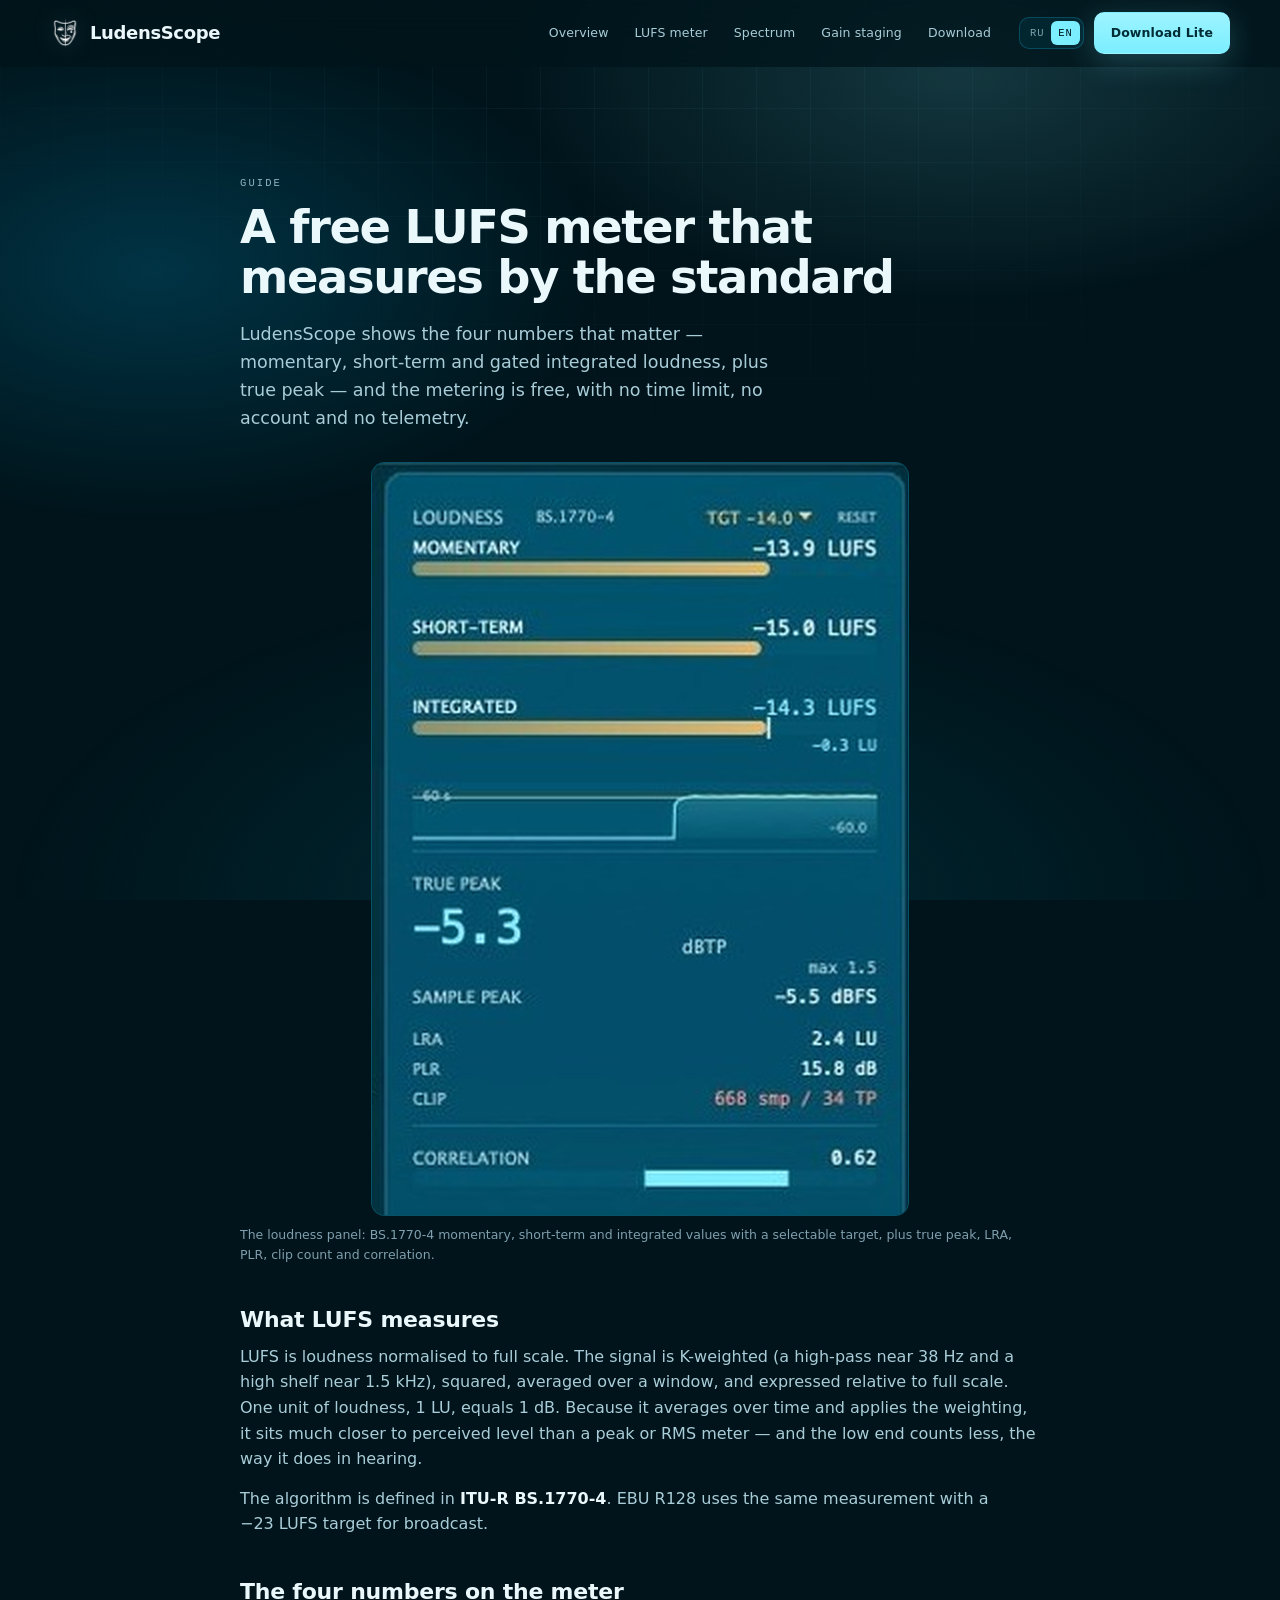
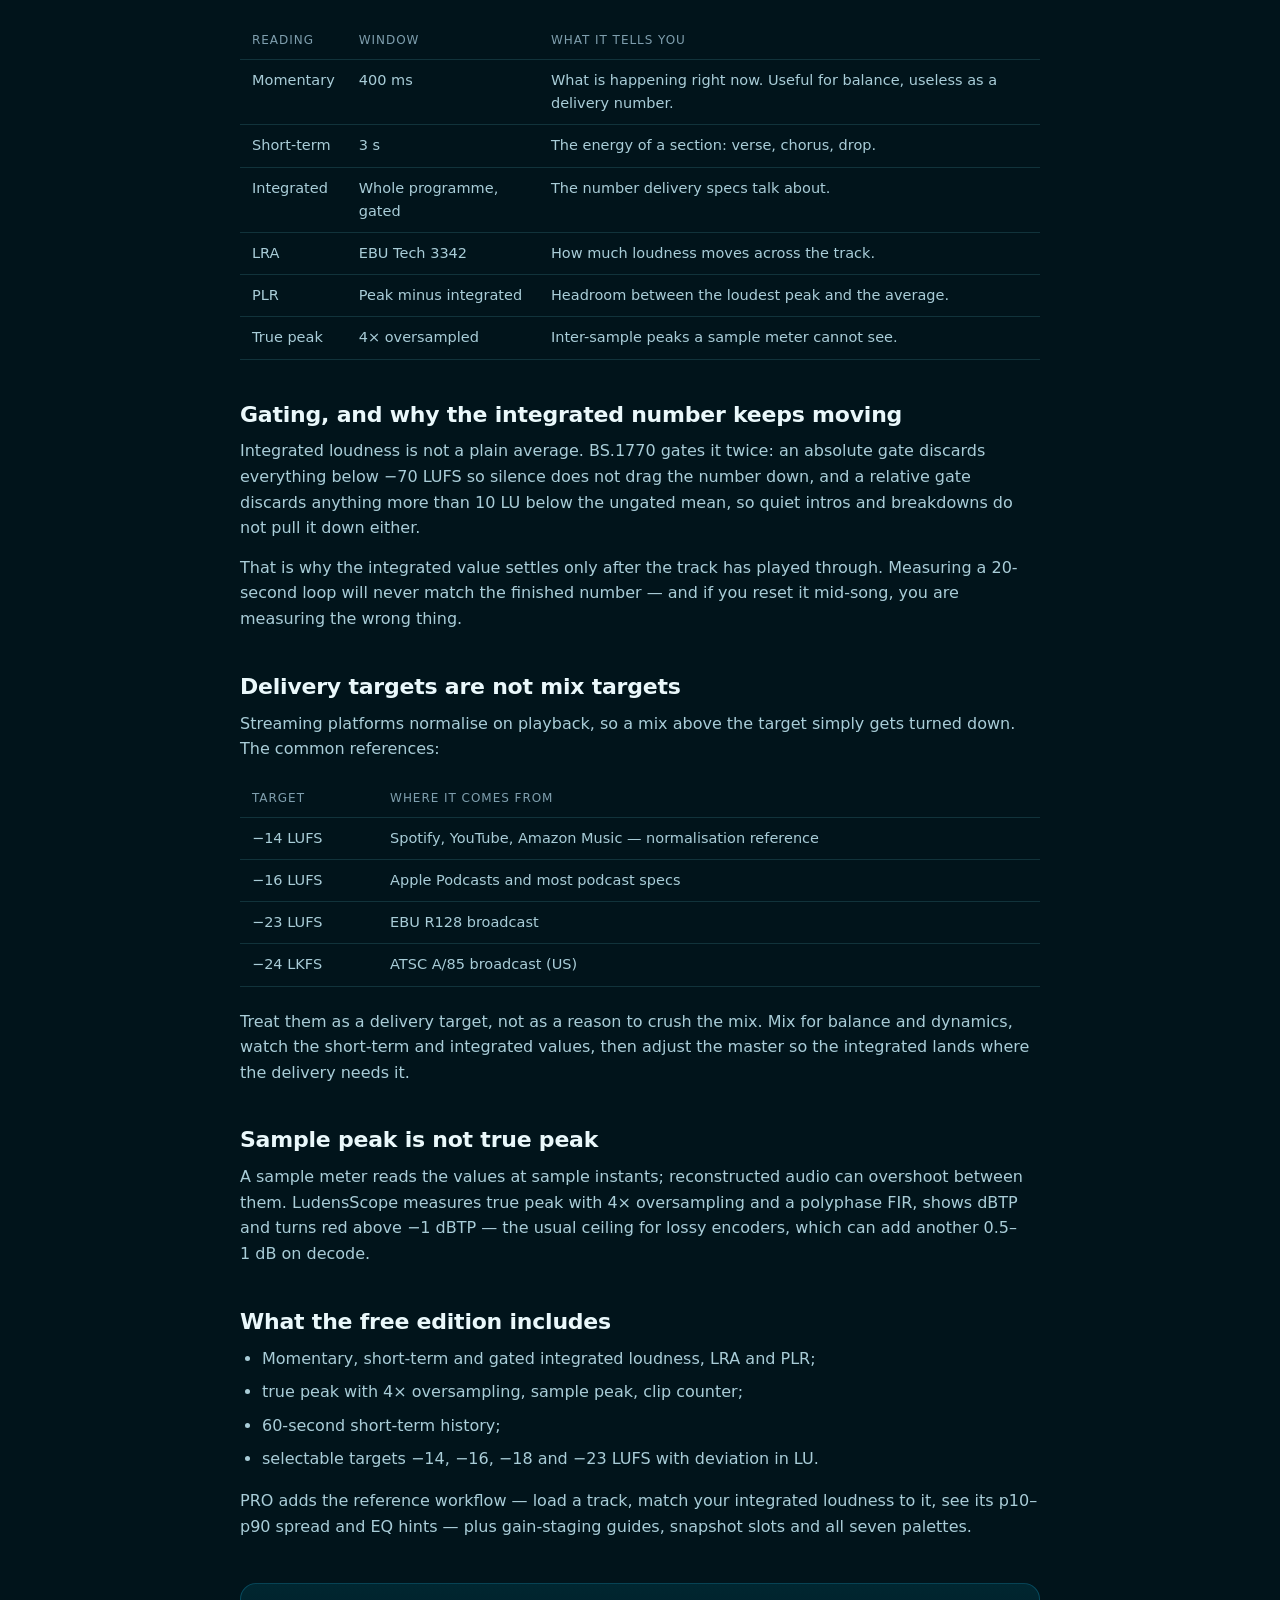
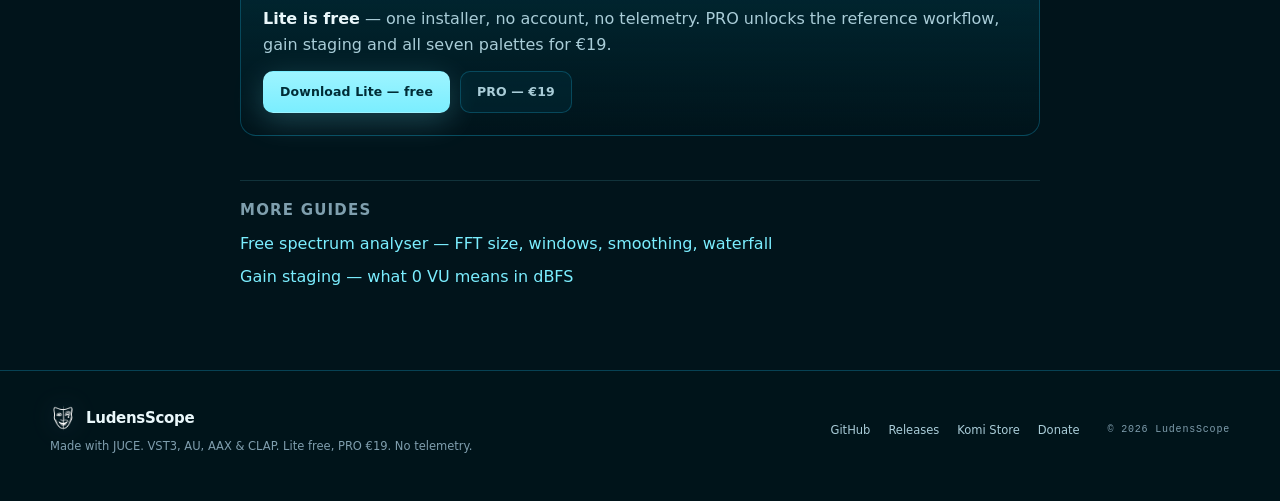
<file: site/free-lufs-meter/index.html>
<!DOCTYPE html>
<html lang="en"><head>
  <meta charset="utf-8">
  <meta name="viewport" content="width=device-width, initial-scale=1">
  <title>Free LUFS meter for VST3, AU and CLAP — ITU-R BS.1770-4 | LudensScope</title>
  <meta name="description" content="A free LUFS meter that follows ITU-R BS.1770-4: momentary, short-term and integrated loudness, LRA, PLR and true peak. VST3, AU, CLAP, standalone.">
  <meta property="og:title" content="A free LUFS meter that measures by the standard">
  <meta property="og:description" content="A free LUFS meter that follows ITU-R BS.1770-4: momentary, short-term and integrated loudness, LRA, PLR and true peak. VST3, AU, CLAP and standalone for macOS, Windows and Linux.">
  <meta property="og:type" content="article">
  <meta property="og:image" content="https://ludensscope.com/assets/ui-preview.jpg">
  <meta property="og:url" content="https://ludensscope.com/free-lufs-meter/">
  <meta property="og:site_name" content="LudensScope">
  <meta property="og:locale" content="en_US">
  <meta name="twitter:card" content="summary_large_image">
  <meta name="theme-color" content="#01141b">
  <link rel="canonical" href="https://ludensscope.com/free-lufs-meter/">
  <link rel="icon" type="image/png" href="../assets/logo.png">
  <link rel="stylesheet" href="../styles.css">
  <script type="application/ld+json">{"@context":"https://schema.org","@type":"SoftwareApplication","name":"LudensScope","applicationCategory":"MultimediaApplication","operatingSystem":"macOS, Windows, Linux","url":"https://ludensscope.com/","description":"A free LUFS meter that follows ITU-R BS.1770-4: momentary, short-term and integrated loudness, LRA, PLR and true peak. VST3, AU, CLAP and standalone for macOS, Windows and Linux.","offers":[{"@type":"Offer","price":"0","priceCurrency":"EUR"},{"@type":"Offer","price":"19","priceCurrency":"EUR"}]}</script>
</head>
<body>
<a class="skip" href="#main">Skip to content</a>

<header class="site-header" id="header">
  <div class="wrap header-inner">
    <a class="brand" href="../" aria-label="LudensScope">
      <img src="../assets/logo.png" alt="" width="30" height="30">
      <span>LudensScope</span>
    </a>

    <nav class="nav" id="nav" aria-label="Main">
      <a href="../">Overview</a>
      <a href="../free-lufs-meter/" aria-current="page">LUFS meter</a>
      <a href="../free-spectrum-analyzer/">Spectrum</a>
      <a href="../gain-staging/">Gain staging</a>
      <a href="../#download">Download</a>
    </nav>

    <div class="header-actions">
      <div class="lang" role="group" aria-label="Language"><a href="../ru/">RU</a><a class="active" href="./" aria-current="page">EN</a></div>
      <a class="btn btn-primary header-cta" href="../#download">Download Lite</a>
      <button class="menu" id="menu-toggle" type="button" aria-label="Menu" aria-expanded="false" aria-controls="nav">
        <span></span><span></span><span></span>
      </button>
    </div>
  </div>
</header>

<main class="guide" id="main">
  <div class="wrap">
      <p class="eyebrow">GUIDE</p>
      <h1>A free LUFS meter that measures by the standard</h1>
      <p class="lead">LudensScope shows the four numbers that matter — momentary, short-term and gated integrated loudness, plus true peak — and the metering is free, with no time limit, no account and no telemetry.</p>
      <figure>
        <img src="../assets/loudness.png" width="536" height="752" alt="LudensScope loudness panel showing momentary, short-term and integrated LUFS with true peak and LRA">
        <figcaption>The loudness panel: BS.1770-4 momentary, short-term and integrated values with a selectable target, plus true peak, LRA, PLR, clip count and correlation.</figcaption>
      </figure>

      <h2>What LUFS measures</h2>
      <p>LUFS is loudness normalised to full scale. The signal is K-weighted (a high-pass near 38&nbsp;Hz and a high shelf near 1.5&nbsp;kHz), squared, averaged over a window, and expressed relative to full scale. One unit of loudness, 1&nbsp;LU, equals 1&nbsp;dB. Because it averages over time and applies the weighting, it sits much closer to perceived level than a peak or RMS meter — and the low end counts less, the way it does in hearing.</p>
      <p>The algorithm is defined in <strong>ITU-R BS.1770-4</strong>. EBU R128 uses the same measurement with a −23&nbsp;LUFS target for broadcast.</p>

      <h2>The four numbers on the meter</h2>
      <table>
        <thead><tr><th>Reading</th><th>Window</th><th>What it tells you</th></tr></thead>
        <tbody>
          <tr><td>Momentary</td><td>400&nbsp;ms</td><td>What is happening right now. Useful for balance, useless as a delivery number.</td></tr>
          <tr><td>Short-term</td><td>3&nbsp;s</td><td>The energy of a section: verse, chorus, drop.</td></tr>
          <tr><td>Integrated</td><td>Whole programme, gated</td><td>The number delivery specs talk about.</td></tr>
          <tr><td>LRA</td><td>EBU Tech 3342</td><td>How much loudness moves across the track.</td></tr>
          <tr><td>PLR</td><td>Peak minus integrated</td><td>Headroom between the loudest peak and the average.</td></tr>
          <tr><td>True peak</td><td>4× oversampled</td><td>Inter-sample peaks a sample meter cannot see.</td></tr>
        </tbody>
      </table>

      <h2>Gating, and why the integrated number keeps moving</h2>
      <p>Integrated loudness is not a plain average. BS.1770 gates it twice: an absolute gate discards everything below −70&nbsp;LUFS so silence does not drag the number down, and a relative gate discards anything more than 10&nbsp;LU below the ungated mean, so quiet intros and breakdowns do not pull it down either.</p>
      <p>That is why the integrated value settles only after the track has played through. Measuring a 20-second loop will never match the finished number — and if you reset it mid-song, you are measuring the wrong thing.</p>

      <h2>Delivery targets are not mix targets</h2>
      <p>Streaming platforms normalise on playback, so a mix above the target simply gets turned down. The common references:</p>
      <table>
        <thead><tr><th>Target</th><th>Where it comes from</th></tr></thead>
        <tbody>
          <tr><td>−14&nbsp;LUFS</td><td>Spotify, YouTube, Amazon Music — normalisation reference</td></tr>
          <tr><td>−16&nbsp;LUFS</td><td>Apple Podcasts and most podcast specs</td></tr>
          <tr><td>−23&nbsp;LUFS</td><td>EBU R128 broadcast</td></tr>
          <tr><td>−24&nbsp;LKFS</td><td>ATSC A/85 broadcast (US)</td></tr>
        </tbody>
      </table>
      <p>Treat them as a delivery target, not as a reason to crush the mix. Mix for balance and dynamics, watch the short-term and integrated values, then adjust the master so the integrated lands where the delivery needs it.</p>

      <h2>Sample peak is not true peak</h2>
      <p>A sample meter reads the values at sample instants; reconstructed audio can overshoot between them. LudensScope measures true peak with 4× oversampling and a polyphase FIR, shows dBTP and turns red above −1&nbsp;dBTP — the usual ceiling for lossy encoders, which can add another 0.5–1&nbsp;dB on decode.</p>

      <h2>What the free edition includes</h2>
      <ul>
        <li>Momentary, short-term and gated integrated loudness, LRA and PLR;</li>
        <li>true peak with 4× oversampling, sample peak, clip counter;</li>
        <li>60-second short-term history;</li>
        <li>selectable targets −14, −16, −18 and −23&nbsp;LUFS with deviation in LU.</li>
      </ul>
      <p>PRO adds the reference workflow — load a track, match your integrated loudness to it, see its p10–p90 spread and EQ hints — plus gain-staging guides, snapshot slots and all seven palettes.</p>
      <div class="guide-cta">
        <p><strong>Lite is free</strong> — one installer, no account, no telemetry. PRO unlocks the reference workflow, gain staging and all seven palettes for €19.</p>
        <div class="row">
          <a class="btn btn-primary" href="../#download">Download Lite — free</a>
          <a class="btn btn-ghost" href="../#pro">PRO — €19</a>
        </div>
      </div>
      <div class="guide-more">
        <h2>More guides</h2>
        <ul>
          <li><a href="../free-spectrum-analyzer/">Free spectrum analyser — FFT size, windows, smoothing, waterfall</a></li>
          <li><a href="../gain-staging/">Gain staging — what 0 VU means in dBFS</a></li>
        </ul>
      </div>
  </div>
</main>

<footer class="footer">
  <div class="wrap footer-inner">
    <div class="footer-brand">
      <a class="brand" href="../"><img src="../assets/logo.png" alt="" width="26" height="26"><span>LudensScope</span></a>
      <p>Made with JUCE. VST3, AU, AAX &amp; CLAP. Lite free, PRO €19. No telemetry.</p>
    </div>
    <nav class="footer-nav" aria-label="Links">
      <a href="https://github.com/ltillegal/ludensscope" target="_blank" rel="noopener">GitHub</a>
      <a href="https://github.com/ltillegal/ludensscope/releases" target="_blank" rel="noopener">Releases</a>
      <a href="https://komistore.app/" target="_blank" rel="noopener">Komi Store</a>
      <a href="https://www.paypal.com/donate/?business=0eskimo0%40gmail.com&amp;item_name=Support&amp;currency_code=USD" target="_blank" rel="noopener">Donate</a>
    </nav>
    <p class="copy">© 2026 LudensScope</p>
  </div>
</footer>

<script src="../app.js"></script>
</body>
</html>
</file>
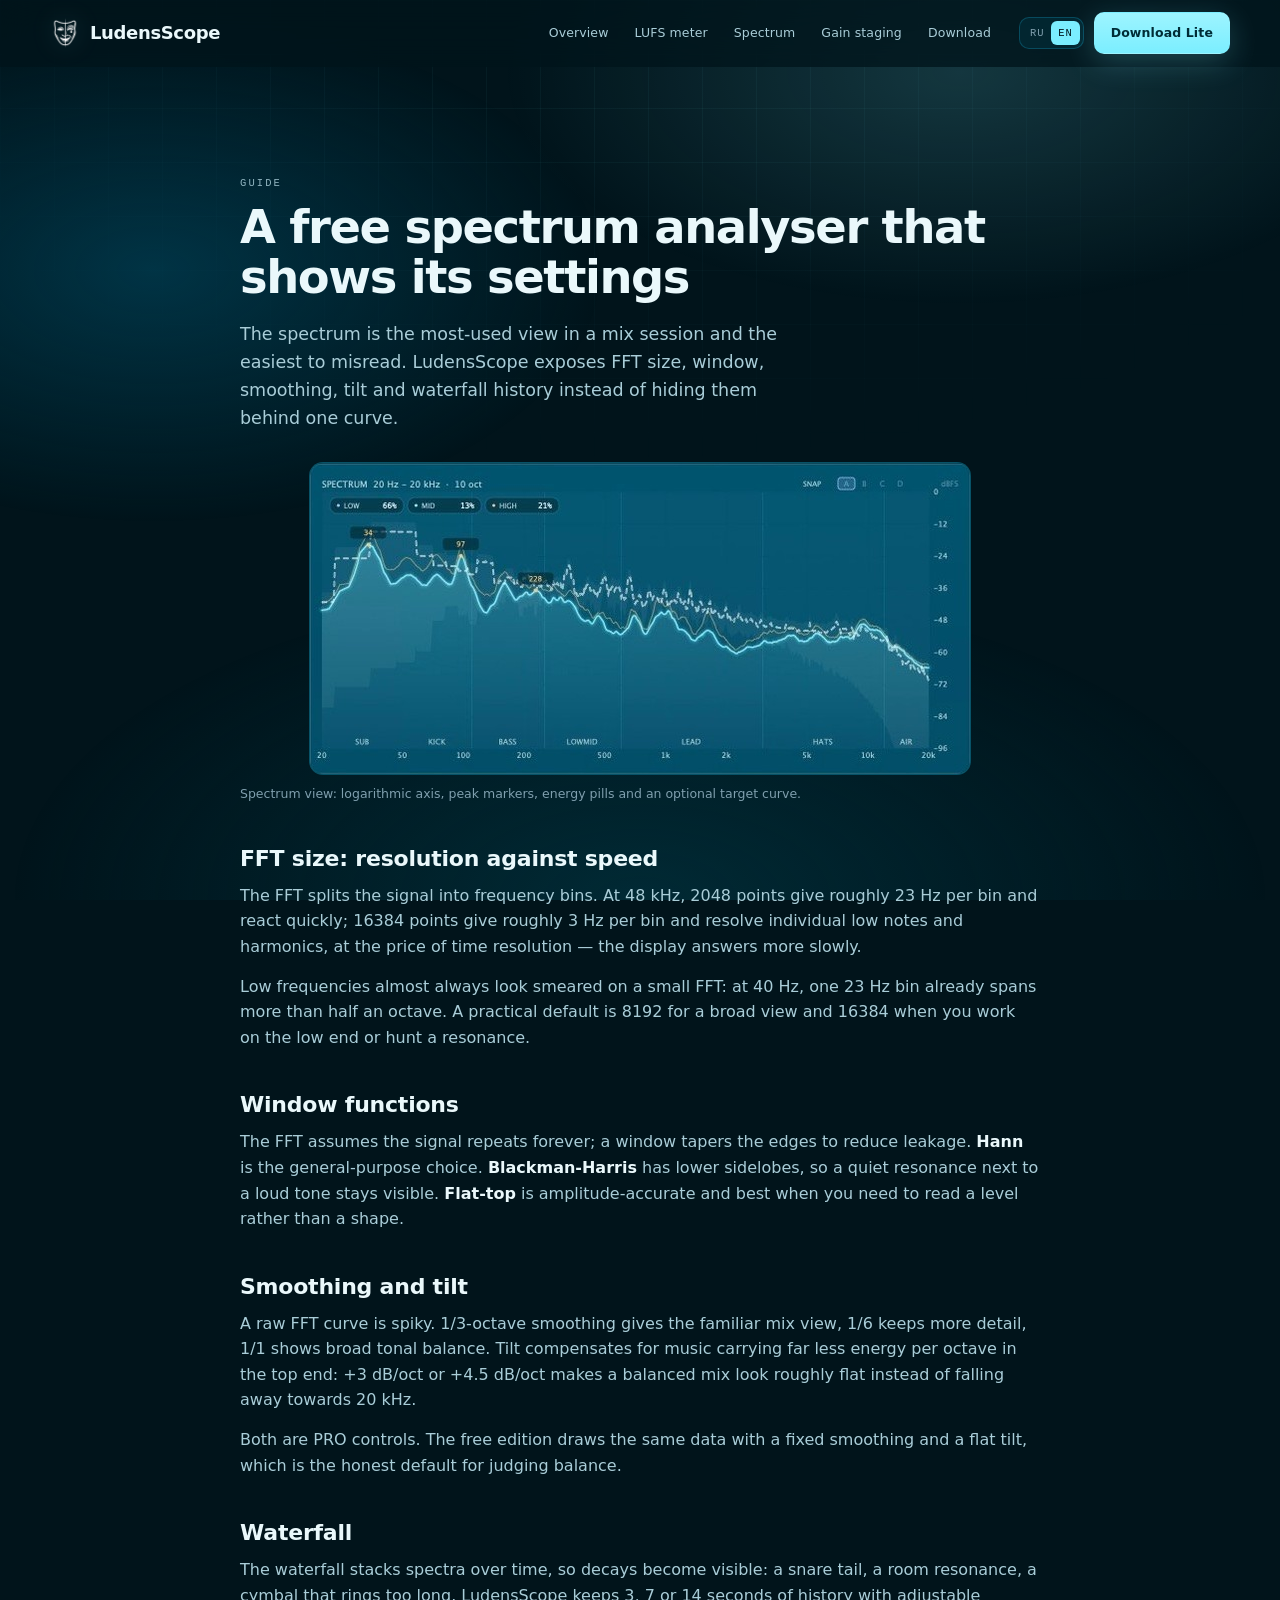
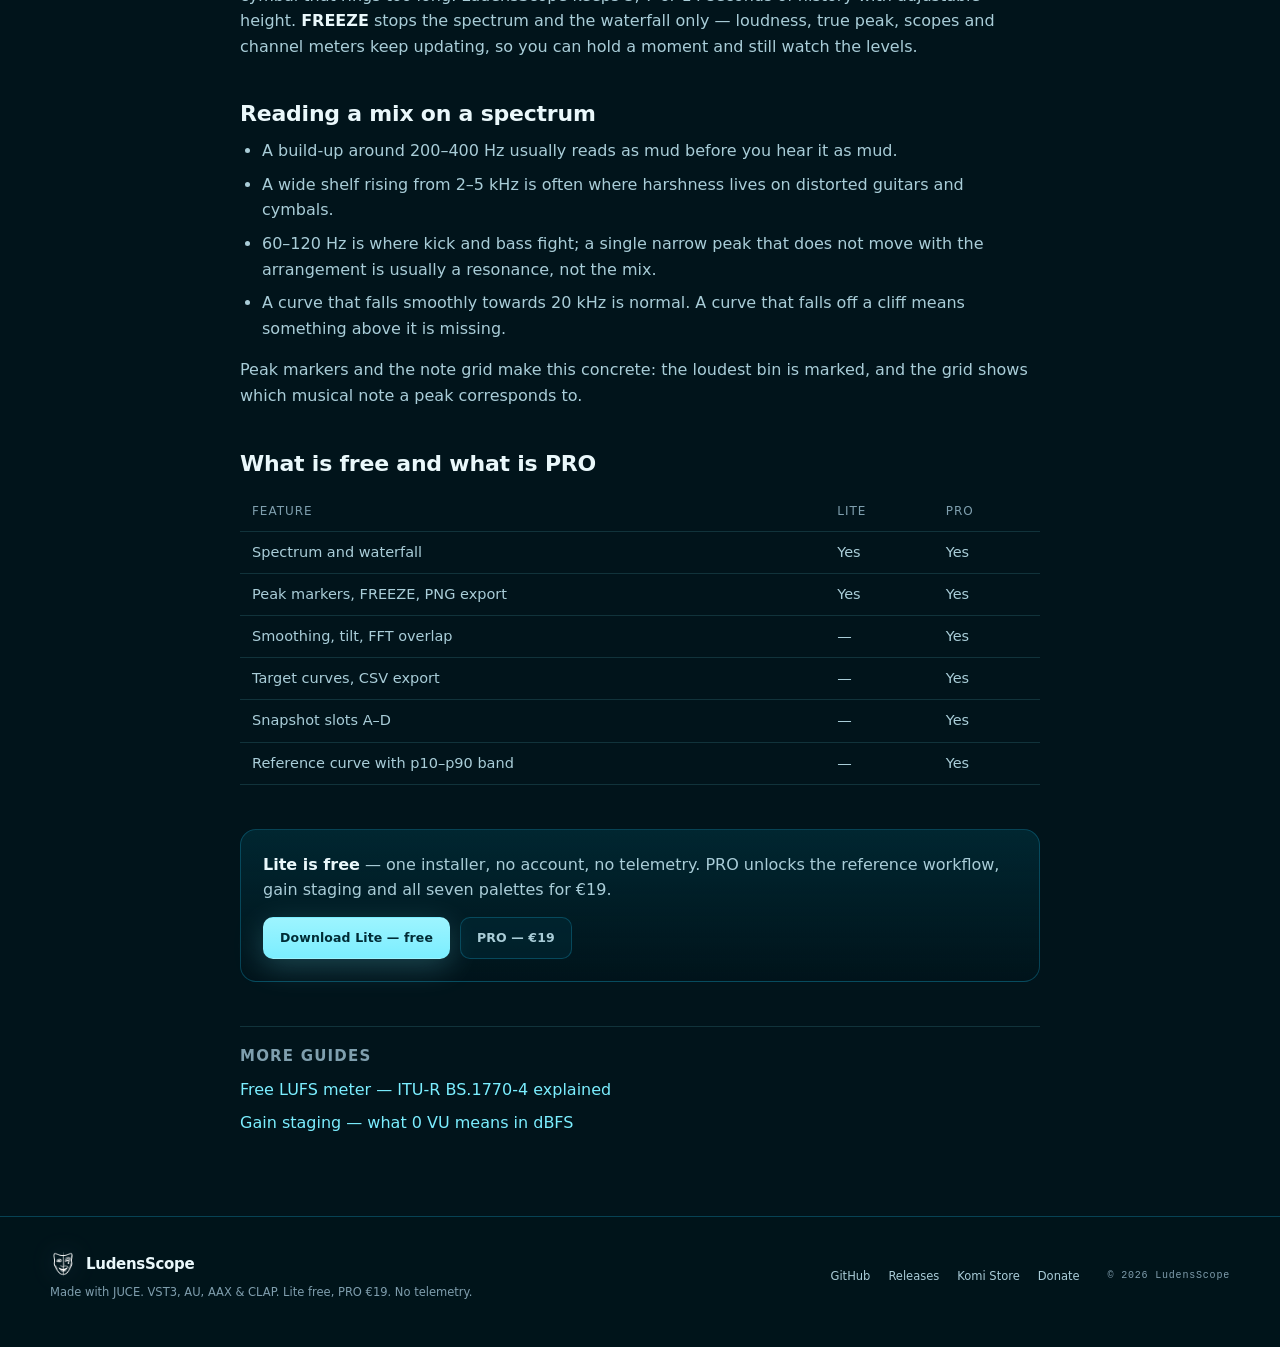
<file: site/free-spectrum-analyzer/index.html>
<!DOCTYPE html>
<html lang="en"><head>
  <meta charset="utf-8">
  <meta name="viewport" content="width=device-width, initial-scale=1">
  <title>Free spectrum analyser for VST3, AU and CLAP (macOS, Windows, Linux) | LudensScope</title>
  <meta name="description" content="A free spectrum analyser with 2048–16384-point FFT, waterfall, peak markers and FREEZE. VST3, AU, AAX, CLAP for macOS, Windows and Linux.">
  <meta property="og:title" content="A free spectrum analyser that shows its settings">
  <meta property="og:description" content="A free spectrum analyser with 2048–16384-point FFT, waterfall, peak markers and FREEZE. VST3, AU, AAX, CLAP and standalone for macOS, Windows and Linux.">
  <meta property="og:type" content="article">
  <meta property="og:image" content="https://ludensscope.com/assets/ui-preview.jpg">
  <meta property="og:url" content="https://ludensscope.com/free-spectrum-analyzer/">
  <meta property="og:site_name" content="LudensScope">
  <meta property="og:locale" content="en_US">
  <meta name="twitter:card" content="summary_large_image">
  <meta name="theme-color" content="#01141b">
  <link rel="canonical" href="https://ludensscope.com/free-spectrum-analyzer/">
  <link rel="icon" type="image/png" href="../assets/logo.png">
  <link rel="stylesheet" href="../styles.css">
  <script type="application/ld+json">{"@context":"https://schema.org","@type":"SoftwareApplication","name":"LudensScope","applicationCategory":"MultimediaApplication","operatingSystem":"macOS, Windows, Linux","url":"https://ludensscope.com/","description":"A free spectrum analyser with 2048–16384-point FFT, waterfall, peak markers and FREEZE. VST3, AU, AAX, CLAP and standalone for macOS, Windows and Linux.","offers":[{"@type":"Offer","price":"0","priceCurrency":"EUR"},{"@type":"Offer","price":"19","priceCurrency":"EUR"}]}</script>
</head>
<body>
<a class="skip" href="#main">Skip to content</a>

<header class="site-header" id="header">
  <div class="wrap header-inner">
    <a class="brand" href="../" aria-label="LudensScope">
      <img src="../assets/logo.png" alt="" width="30" height="30">
      <span>LudensScope</span>
    </a>

    <nav class="nav" id="nav" aria-label="Main">
      <a href="../">Overview</a>
      <a href="../free-lufs-meter/">LUFS meter</a>
      <a href="../free-spectrum-analyzer/" aria-current="page">Spectrum</a>
      <a href="../gain-staging/">Gain staging</a>
      <a href="../#download">Download</a>
    </nav>

    <div class="header-actions">
      <div class="lang" role="group" aria-label="Language"><a href="../ru/">RU</a><a class="active" href="./" aria-current="page">EN</a></div>
      <a class="btn btn-primary header-cta" href="../#download">Download Lite</a>
      <button class="menu" id="menu-toggle" type="button" aria-label="Menu" aria-expanded="false" aria-controls="nav">
        <span></span><span></span><span></span>
      </button>
    </div>
  </div>
</header>

<main class="guide" id="main">
  <div class="wrap">
      <p class="eyebrow">GUIDE</p>
      <h1>A free spectrum analyser that shows its settings</h1>
      <p class="lead">The spectrum is the most-used view in a mix session and the easiest to misread. LudensScope exposes FFT size, window, smoothing, tilt and waterfall history instead of hiding them behind one curve.</p>
      <figure>
        <img src="../assets/spectrum.png" width="660" height="311" alt="LudensScope spectrum view with log frequency axis, peak markers and target curve">
        <figcaption>Spectrum view: logarithmic axis, peak markers, energy pills and an optional target curve.</figcaption>
      </figure>

      <h2>FFT size: resolution against speed</h2>
      <p>The FFT splits the signal into frequency bins. At 48&nbsp;kHz, 2048 points give roughly 23&nbsp;Hz per bin and react quickly; 16384 points give roughly 3&nbsp;Hz per bin and resolve individual low notes and harmonics, at the price of time resolution — the display answers more slowly.</p>
      <p>Low frequencies almost always look smeared on a small FFT: at 40&nbsp;Hz, one 23&nbsp;Hz bin already spans more than half an octave. A practical default is 8192 for a broad view and 16384 when you work on the low end or hunt a resonance.</p>

      <h2>Window functions</h2>
      <p>The FFT assumes the signal repeats forever; a window tapers the edges to reduce leakage. <strong>Hann</strong> is the general-purpose choice. <strong>Blackman-Harris</strong> has lower sidelobes, so a quiet resonance next to a loud tone stays visible. <strong>Flat-top</strong> is amplitude-accurate and best when you need to read a level rather than a shape.</p>

      <h2>Smoothing and tilt</h2>
      <p>A raw FFT curve is spiky. 1/3-octave smoothing gives the familiar mix view, 1/6 keeps more detail, 1/1 shows broad tonal balance. Tilt compensates for music carrying far less energy per octave in the top end: +3&nbsp;dB/oct or +4.5&nbsp;dB/oct makes a balanced mix look roughly flat instead of falling away towards 20&nbsp;kHz.</p>
      <p>Both are PRO controls. The free edition draws the same data with a fixed smoothing and a flat tilt, which is the honest default for judging balance.</p>

      <h2>Waterfall</h2>
      <p>The waterfall stacks spectra over time, so decays become visible: a snare tail, a room resonance, a cymbal that rings too long. LudensScope keeps 3, 7 or 14 seconds of history with adjustable height. <strong>FREEZE</strong> stops the spectrum and the waterfall only — loudness, true peak, scopes and channel meters keep updating, so you can hold a moment and still watch the levels.</p>

      <h2>Reading a mix on a spectrum</h2>
      <ul>
        <li>A build-up around 200–400&nbsp;Hz usually reads as mud before you hear it as mud.</li>
        <li>A wide shelf rising from 2–5&nbsp;kHz is often where harshness lives on distorted guitars and cymbals.</li>
        <li>60–120&nbsp;Hz is where kick and bass fight; a single narrow peak that does not move with the arrangement is usually a resonance, not the mix.</li>
        <li>A curve that falls smoothly towards 20&nbsp;kHz is normal. A curve that falls off a cliff means something above it is missing.</li>
      </ul>
      <p>Peak markers and the note grid make this concrete: the loudest bin is marked, and the grid shows which musical note a peak corresponds to.</p>

      <h2>What is free and what is PRO</h2>
      <table>
        <thead><tr><th>Feature</th><th>Lite</th><th>PRO</th></tr></thead>
        <tbody>
          <tr><td>Spectrum and waterfall</td><td>Yes</td><td>Yes</td></tr>
          <tr><td>Peak markers, FREEZE, PNG export</td><td>Yes</td><td>Yes</td></tr>
          <tr><td>Smoothing, tilt, FFT overlap</td><td>—</td><td>Yes</td></tr>
          <tr><td>Target curves, CSV export</td><td>—</td><td>Yes</td></tr>
          <tr><td>Snapshot slots A–D</td><td>—</td><td>Yes</td></tr>
          <tr><td>Reference curve with p10–p90 band</td><td>—</td><td>Yes</td></tr>
        </tbody>
      </table>
      <div class="guide-cta">
        <p><strong>Lite is free</strong> — one installer, no account, no telemetry. PRO unlocks the reference workflow, gain staging and all seven palettes for €19.</p>
        <div class="row">
          <a class="btn btn-primary" href="../#download">Download Lite — free</a>
          <a class="btn btn-ghost" href="../#pro">PRO — €19</a>
        </div>
      </div>
      <div class="guide-more">
        <h2>More guides</h2>
        <ul>
          <li><a href="../free-lufs-meter/">Free LUFS meter — ITU-R BS.1770-4 explained</a></li>
          <li><a href="../gain-staging/">Gain staging — what 0 VU means in dBFS</a></li>
        </ul>
      </div>
  </div>
</main>

<footer class="footer">
  <div class="wrap footer-inner">
    <div class="footer-brand">
      <a class="brand" href="../"><img src="../assets/logo.png" alt="" width="26" height="26"><span>LudensScope</span></a>
      <p>Made with JUCE. VST3, AU, AAX &amp; CLAP. Lite free, PRO €19. No telemetry.</p>
    </div>
    <nav class="footer-nav" aria-label="Links">
      <a href="https://github.com/ltillegal/ludensscope" target="_blank" rel="noopener">GitHub</a>
      <a href="https://github.com/ltillegal/ludensscope/releases" target="_blank" rel="noopener">Releases</a>
      <a href="https://komistore.app/" target="_blank" rel="noopener">Komi Store</a>
      <a href="https://www.paypal.com/donate/?business=0eskimo0%40gmail.com&amp;item_name=Support&amp;currency_code=USD" target="_blank" rel="noopener">Donate</a>
    </nav>
    <p class="copy">© 2026 LudensScope</p>
  </div>
</footer>

<script src="../app.js"></script>
</body>
</html>
</file>
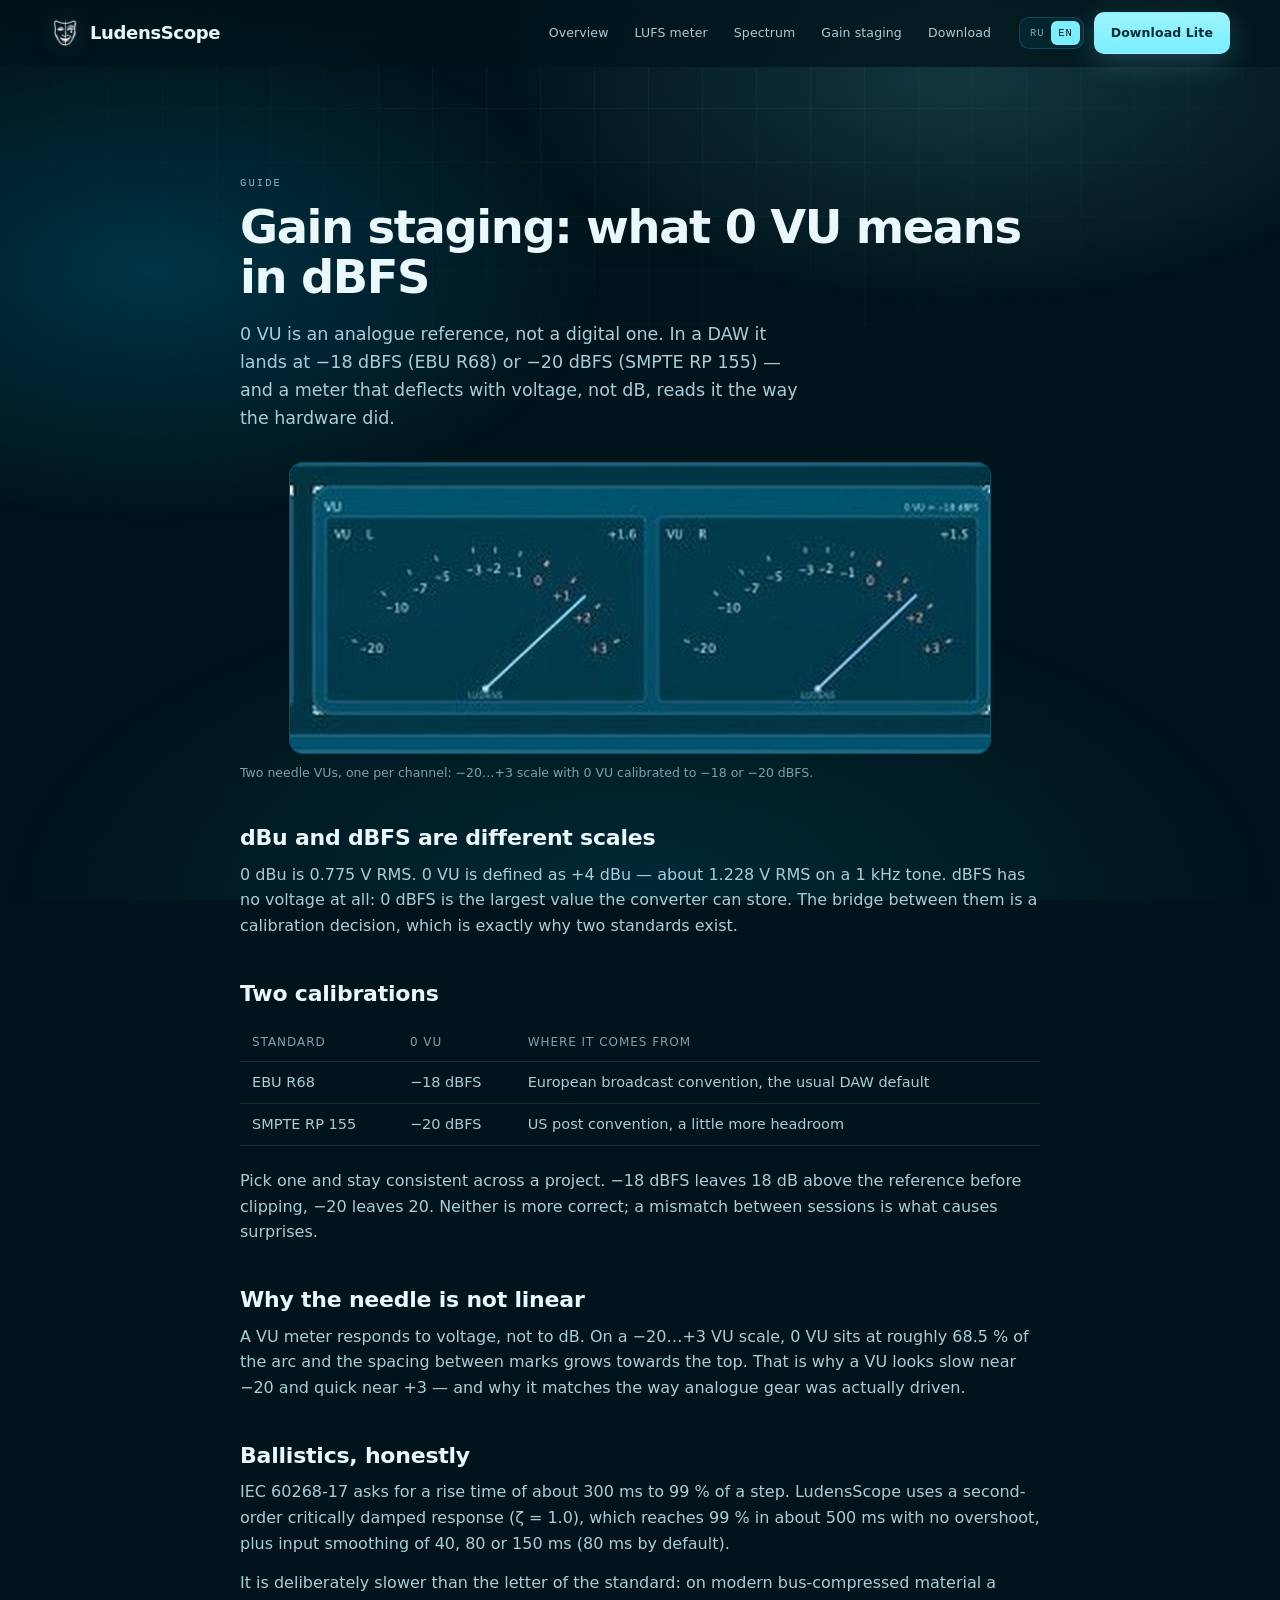
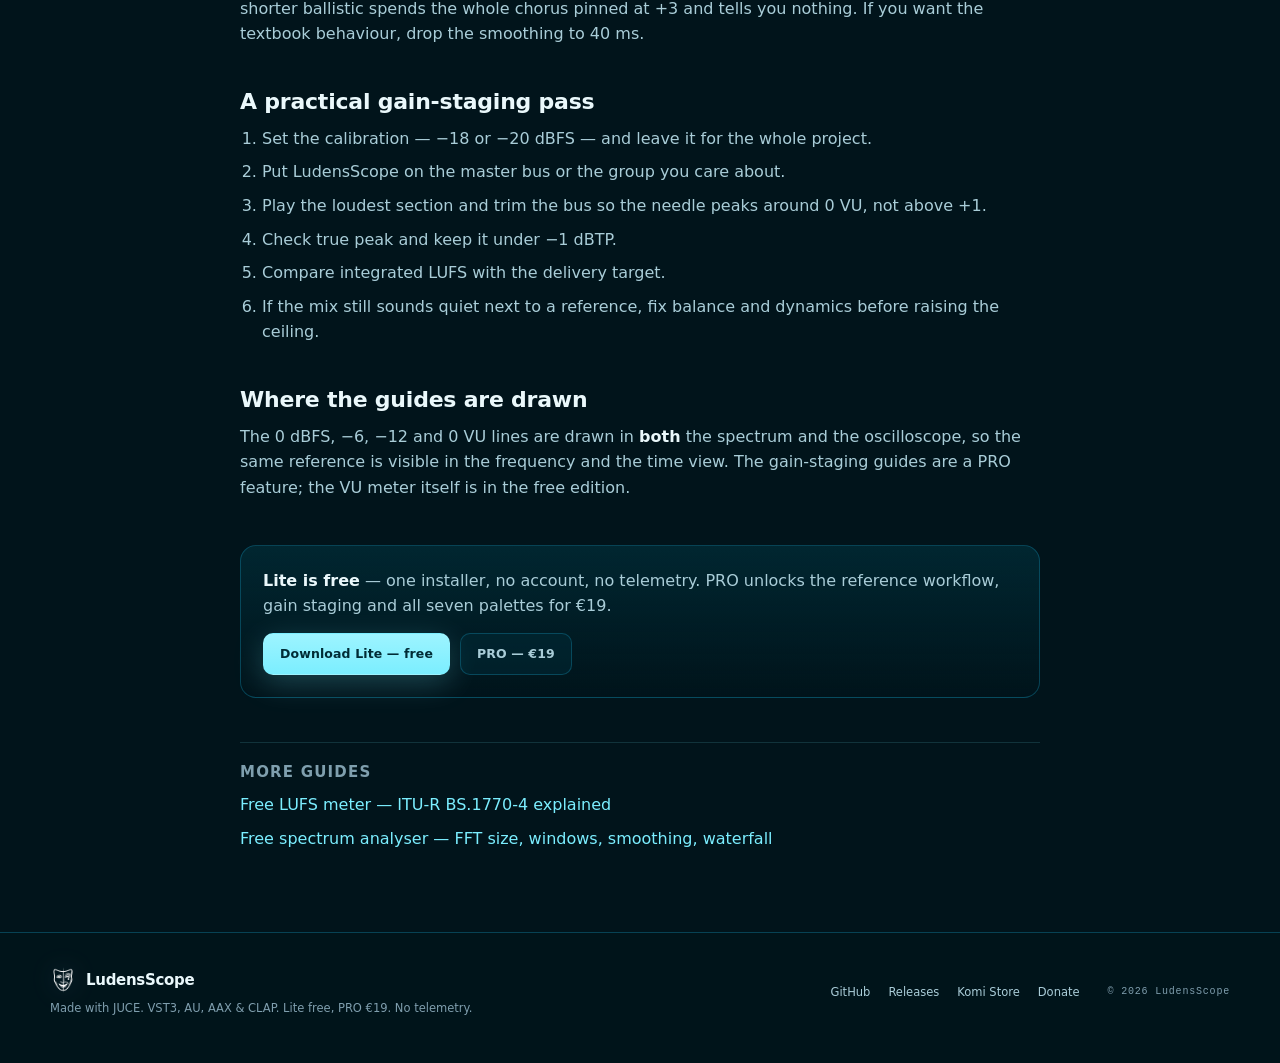
<file: site/gain-staging/index.html>
<!DOCTYPE html>
<html lang="en"><head>
  <meta charset="utf-8">
  <meta name="viewport" content="width=device-width, initial-scale=1">
  <title>Gain staging: 0 VU = −18 dBFS (EBU) or −20 dBFS (SMPTE) | LudensScope</title>
  <meta name="description" content="What 0 VU means in a DAW: why EBU R68 puts it at −18 dBFS and SMPTE RP 155 at −20 dBFS, and how to use VU and gain-staging guides.">
  <meta property="og:title" content="Gain staging: what 0 VU means in dBFS">
  <meta property="og:description" content="What 0 VU means in a DAW, why EBU R68 puts it at −18 dBFS and SMPTE RP 155 at −20 dBFS, and how to use VU and gain-staging guides without losing headroom.">
  <meta property="og:type" content="article">
  <meta property="og:image" content="https://ludensscope.com/assets/ui-preview.jpg">
  <meta property="og:url" content="https://ludensscope.com/gain-staging/">
  <meta property="og:site_name" content="LudensScope">
  <meta property="og:locale" content="en_US">
  <meta name="twitter:card" content="summary_large_image">
  <meta name="theme-color" content="#01141b">
  <link rel="canonical" href="https://ludensscope.com/gain-staging/">
  <link rel="icon" type="image/png" href="../assets/logo.png">
  <link rel="stylesheet" href="../styles.css">
  <script type="application/ld+json">{"@context":"https://schema.org","@type":"SoftwareApplication","name":"LudensScope","applicationCategory":"MultimediaApplication","operatingSystem":"macOS, Windows, Linux","url":"https://ludensscope.com/","description":"What 0 VU means in a DAW, why EBU R68 puts it at −18 dBFS and SMPTE RP 155 at −20 dBFS, and how to use VU and gain-staging guides without losing headroom.","offers":[{"@type":"Offer","price":"0","priceCurrency":"EUR"},{"@type":"Offer","price":"19","priceCurrency":"EUR"}]}</script>
</head>
<body>
<a class="skip" href="#main">Skip to content</a>

<header class="site-header" id="header">
  <div class="wrap header-inner">
    <a class="brand" href="../" aria-label="LudensScope">
      <img src="../assets/logo.png" alt="" width="30" height="30">
      <span>LudensScope</span>
    </a>

    <nav class="nav" id="nav" aria-label="Main">
      <a href="../">Overview</a>
      <a href="../free-lufs-meter/">LUFS meter</a>
      <a href="../free-spectrum-analyzer/">Spectrum</a>
      <a href="../gain-staging/" aria-current="page">Gain staging</a>
      <a href="../#download">Download</a>
    </nav>

    <div class="header-actions">
      <div class="lang" role="group" aria-label="Language"><a href="../ru/">RU</a><a class="active" href="./" aria-current="page">EN</a></div>
      <a class="btn btn-primary header-cta" href="../#download">Download Lite</a>
      <button class="menu" id="menu-toggle" type="button" aria-label="Menu" aria-expanded="false" aria-controls="nav">
        <span></span><span></span><span></span>
      </button>
    </div>
  </div>
</header>

<main class="guide" id="main">
  <div class="wrap">
      <p class="eyebrow">GUIDE</p>
      <h1>Gain staging: what 0 VU means in dBFS</h1>
      <p class="lead">0 VU is an analogue reference, not a digital one. In a DAW it lands at −18 dBFS (EBU R68) or −20 dBFS (SMPTE RP 155) — and a meter that deflects with voltage, not dB, reads it the way the hardware did.</p>
      <figure>
        <img src="../assets/vu.png" width="700" height="290" alt="LudensScope needle VU meters for left and right channels with a −20 to +3 scale">
        <figcaption>Two needle VUs, one per channel: −20…+3 scale with 0&nbsp;VU calibrated to −18 or −20&nbsp;dBFS.</figcaption>
      </figure>

      <h2>dBu and dBFS are different scales</h2>
      <p>0&nbsp;dBu is 0.775&nbsp;V RMS. 0&nbsp;VU is defined as +4&nbsp;dBu — about 1.228&nbsp;V RMS on a 1&nbsp;kHz tone. dBFS has no voltage at all: 0&nbsp;dBFS is the largest value the converter can store. The bridge between them is a calibration decision, which is exactly why two standards exist.</p>

      <h2>Two calibrations</h2>
      <table>
        <thead><tr><th>Standard</th><th>0&nbsp;VU</th><th>Where it comes from</th></tr></thead>
        <tbody>
          <tr><td>EBU R68</td><td>−18&nbsp;dBFS</td><td>European broadcast convention, the usual DAW default</td></tr>
          <tr><td>SMPTE RP 155</td><td>−20&nbsp;dBFS</td><td>US post convention, a little more headroom</td></tr>
        </tbody>
      </table>
      <p>Pick one and stay consistent across a project. −18&nbsp;dBFS leaves 18&nbsp;dB above the reference before clipping, −20 leaves 20. Neither is more correct; a mismatch between sessions is what causes surprises.</p>

      <h2>Why the needle is not linear</h2>
      <p>A VU meter responds to voltage, not to dB. On a −20…+3&nbsp;VU scale, 0&nbsp;VU sits at roughly 68.5&nbsp;% of the arc and the spacing between marks grows towards the top. That is why a VU looks slow near −20 and quick near +3 — and why it matches the way analogue gear was actually driven.</p>

      <h2>Ballistics, honestly</h2>
      <p>IEC 60268-17 asks for a rise time of about 300&nbsp;ms to 99&nbsp;% of a step. LudensScope uses a second-order critically damped response (ζ&nbsp;=&nbsp;1.0), which reaches 99&nbsp;% in about 500&nbsp;ms with no overshoot, plus input smoothing of 40, 80 or 150&nbsp;ms (80&nbsp;ms by default).</p>
      <p>It is deliberately slower than the letter of the standard: on modern bus-compressed material a shorter ballistic spends the whole chorus pinned at +3 and tells you nothing. If you want the textbook behaviour, drop the smoothing to 40&nbsp;ms.</p>

      <h2>A practical gain-staging pass</h2>
      <ol>
        <li>Set the calibration — −18 or −20&nbsp;dBFS — and leave it for the whole project.</li>
        <li>Put LudensScope on the master bus or the group you care about.</li>
        <li>Play the loudest section and trim the bus so the needle peaks around 0&nbsp;VU, not above +1.</li>
        <li>Check true peak and keep it under −1&nbsp;dBTP.</li>
        <li>Compare integrated LUFS with the delivery target.</li>
        <li>If the mix still sounds quiet next to a reference, fix balance and dynamics before raising the ceiling.</li>
      </ol>

      <h2>Where the guides are drawn</h2>
      <p>The 0&nbsp;dBFS, −6, −12 and 0&nbsp;VU lines are drawn in <strong>both</strong> the spectrum and the oscilloscope, so the same reference is visible in the frequency and the time view. The gain-staging guides are a PRO feature; the VU meter itself is in the free edition.</p>
      <div class="guide-cta">
        <p><strong>Lite is free</strong> — one installer, no account, no telemetry. PRO unlocks the reference workflow, gain staging and all seven palettes for €19.</p>
        <div class="row">
          <a class="btn btn-primary" href="../#download">Download Lite — free</a>
          <a class="btn btn-ghost" href="../#pro">PRO — €19</a>
        </div>
      </div>
      <div class="guide-more">
        <h2>More guides</h2>
        <ul>
          <li><a href="../free-lufs-meter/">Free LUFS meter — ITU-R BS.1770-4 explained</a></li>
          <li><a href="../free-spectrum-analyzer/">Free spectrum analyser — FFT size, windows, smoothing, waterfall</a></li>
        </ul>
      </div>
  </div>
</main>

<footer class="footer">
  <div class="wrap footer-inner">
    <div class="footer-brand">
      <a class="brand" href="../"><img src="../assets/logo.png" alt="" width="26" height="26"><span>LudensScope</span></a>
      <p>Made with JUCE. VST3, AU, AAX &amp; CLAP. Lite free, PRO €19. No telemetry.</p>
    </div>
    <nav class="footer-nav" aria-label="Links">
      <a href="https://github.com/ltillegal/ludensscope" target="_blank" rel="noopener">GitHub</a>
      <a href="https://github.com/ltillegal/ludensscope/releases" target="_blank" rel="noopener">Releases</a>
      <a href="https://komistore.app/" target="_blank" rel="noopener">Komi Store</a>
      <a href="https://www.paypal.com/donate/?business=0eskimo0%40gmail.com&amp;item_name=Support&amp;currency_code=USD" target="_blank" rel="noopener">Donate</a>
    </nav>
    <p class="copy">© 2026 LudensScope</p>
  </div>
</footer>

<script src="../app.js"></script>
</body>
</html>
</file>
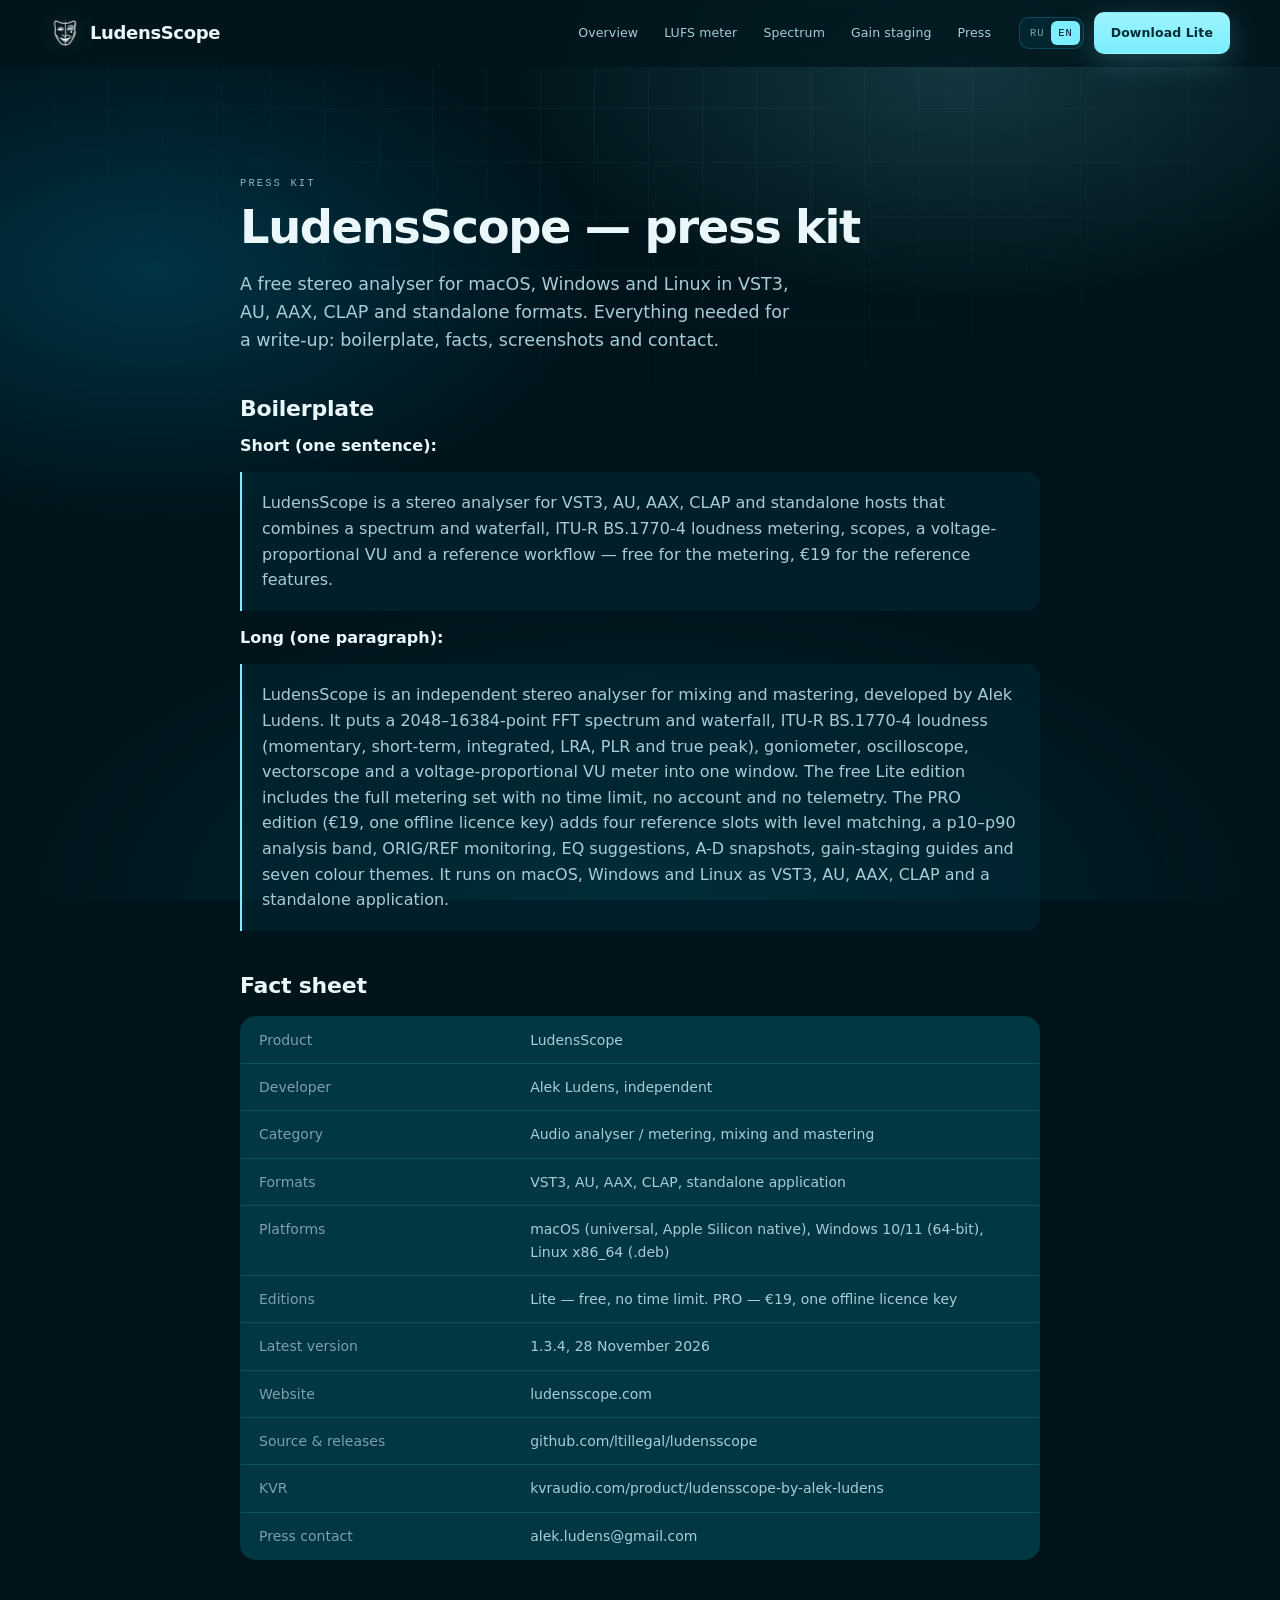
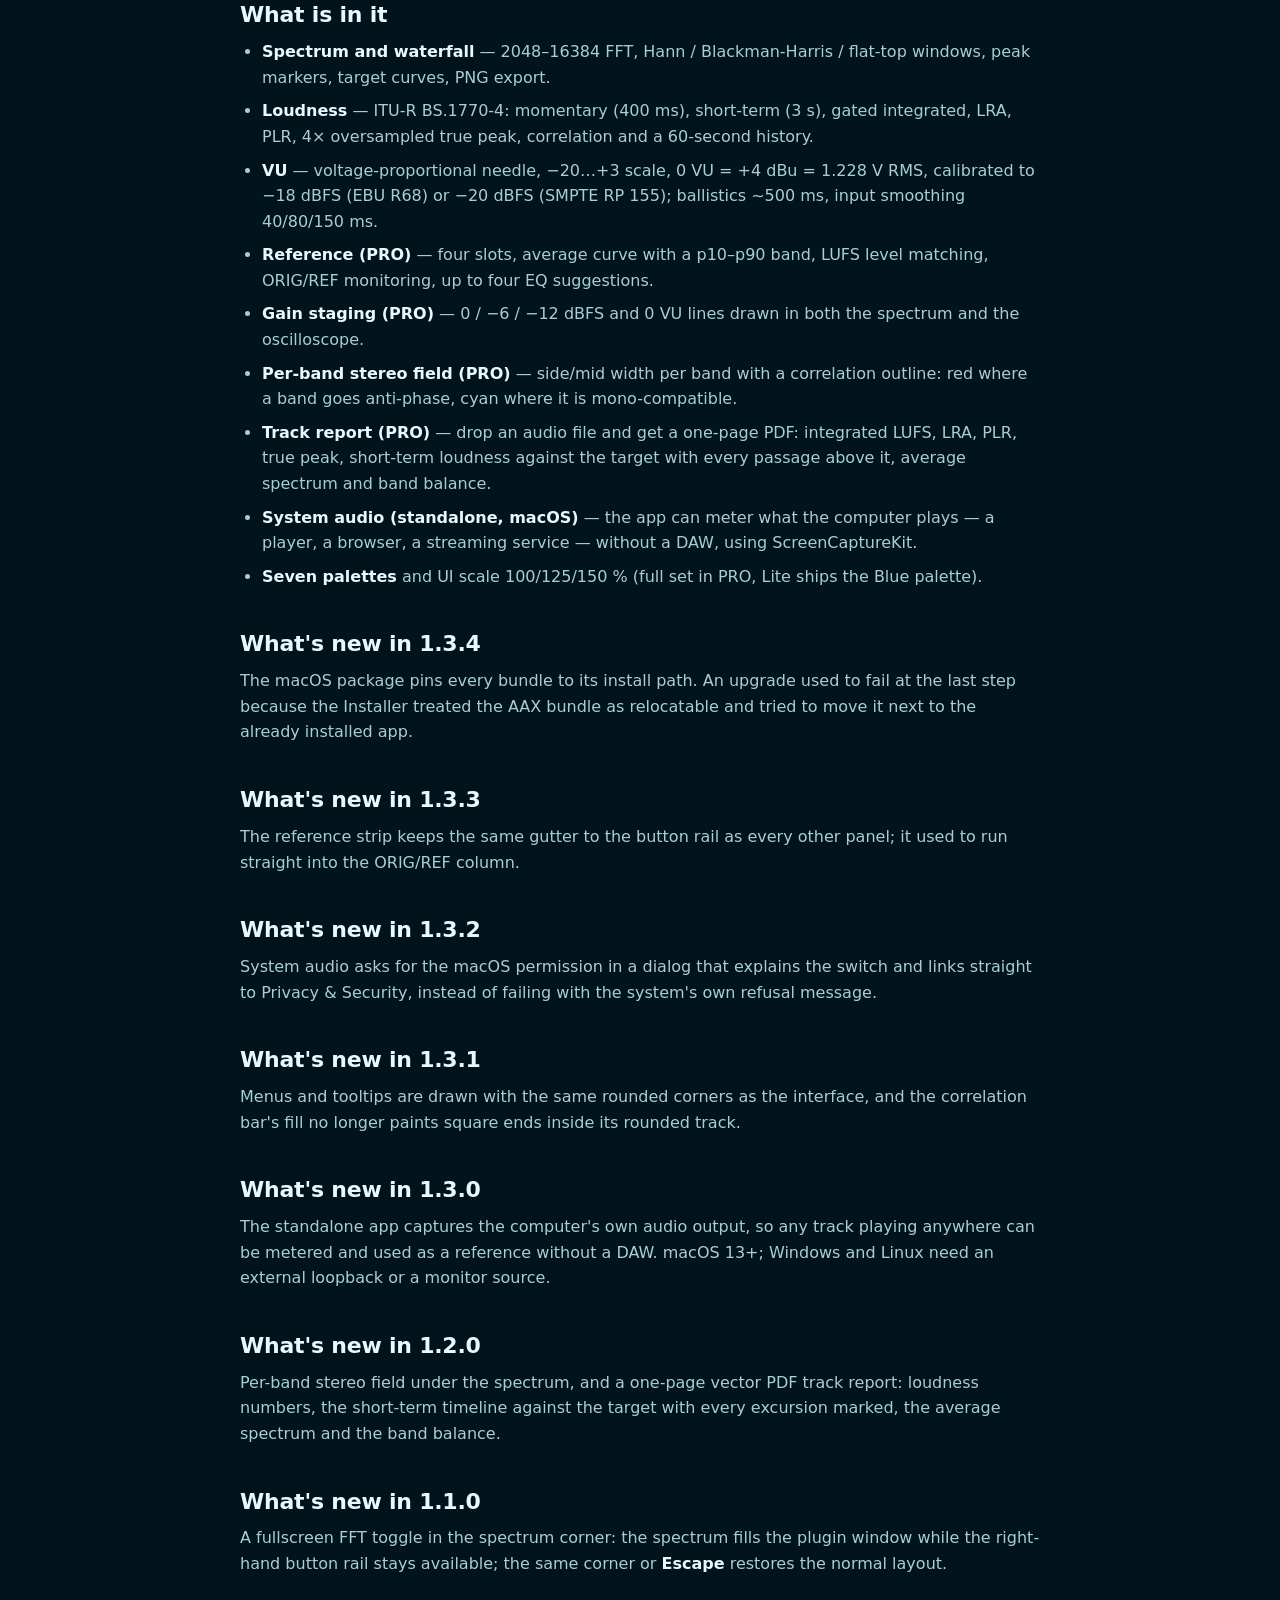
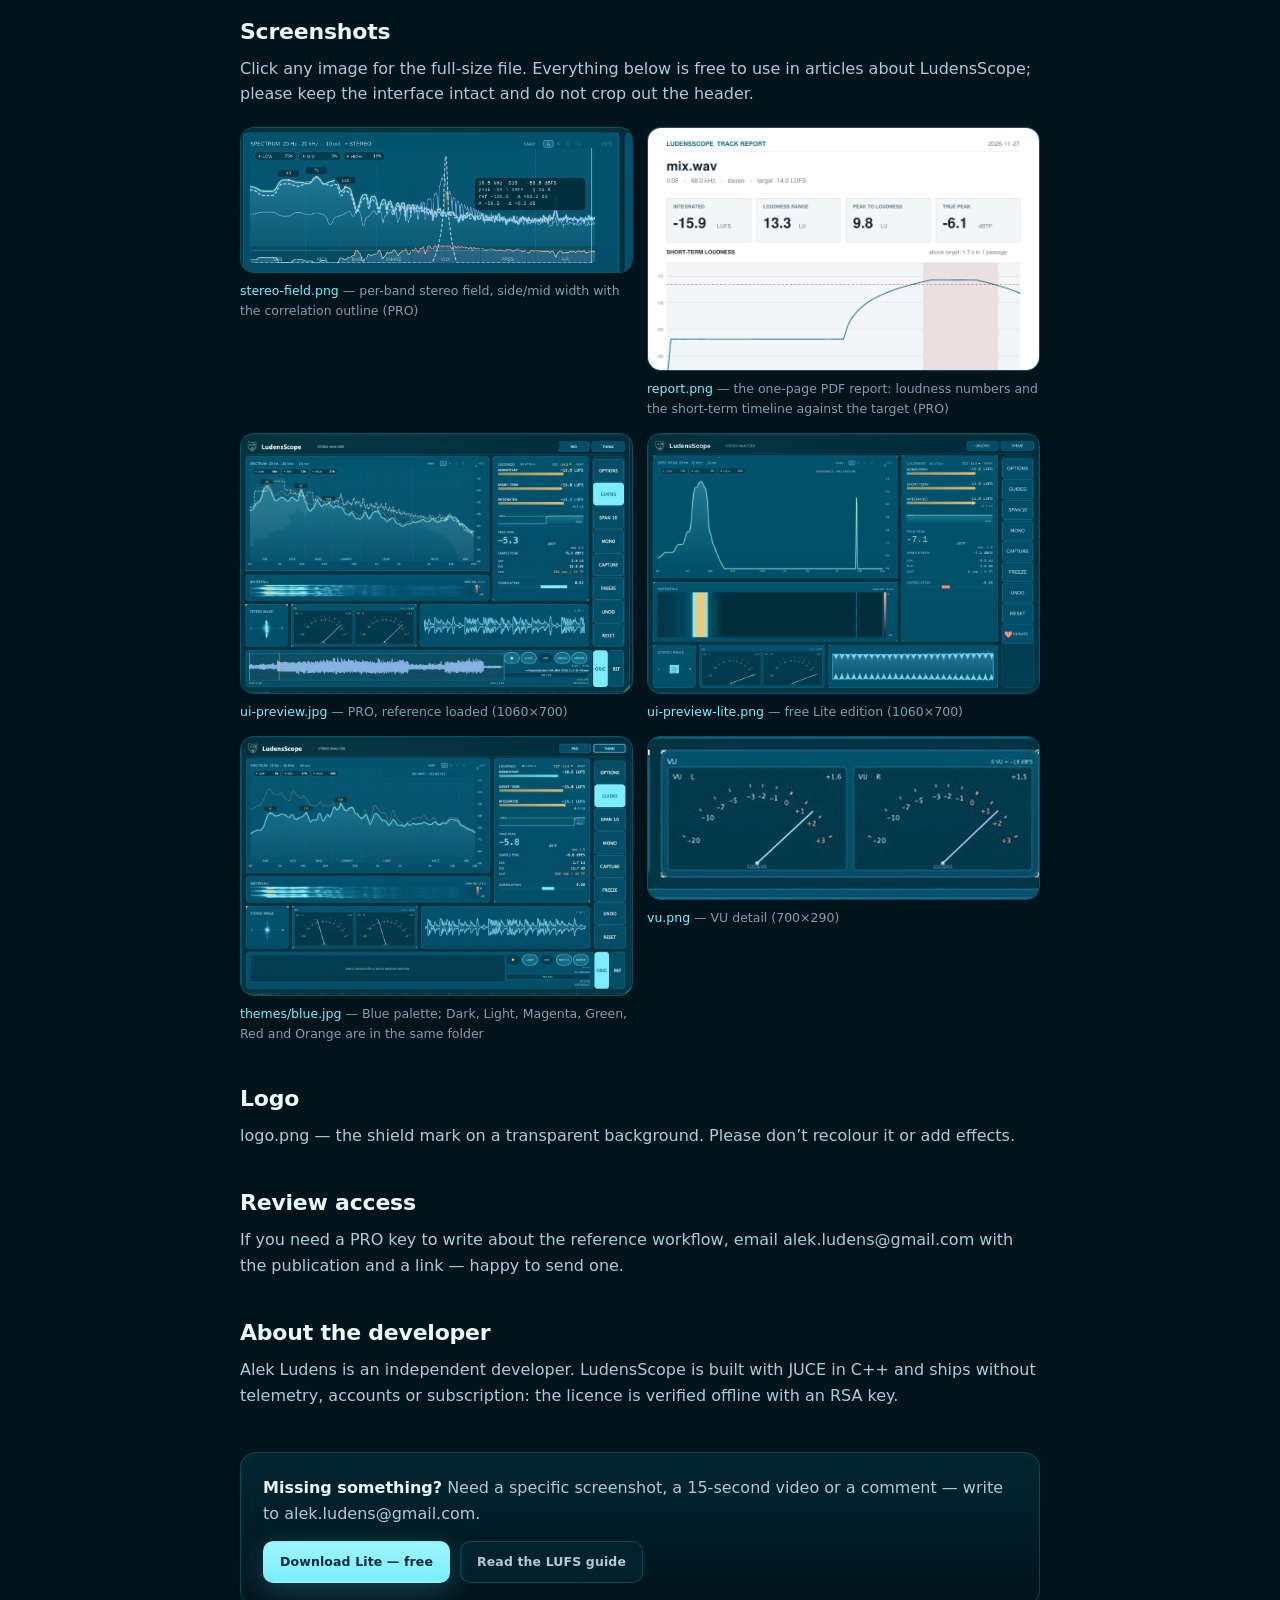
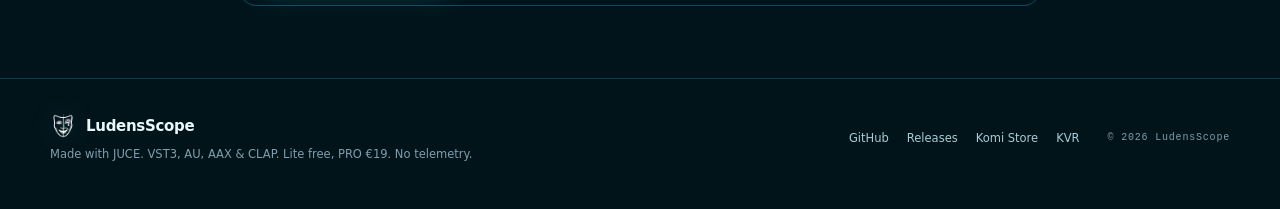
<file: site/press/index.html>
<!DOCTYPE html>
<html lang="en"><head>
  <meta charset="utf-8">
  <meta name="viewport" content="width=device-width, initial-scale=1">
  <title>Press kit — LudensScope, a free stereo analyser for VST3/AU/AAX/CLAP</title>
  <meta name="description" content="Press kit for LudensScope: boilerplate, fact sheet, screenshots, logo and contact. Free stereo analyser for macOS, Windows and Linux, PRO for €19.">
  <meta property="og:title" content="LudensScope — press kit">
  <meta property="og:description" content="Boilerplate, fact sheet, screenshots and contact for LudensScope, a stereo analyser for macOS, Windows and Linux.">
  <meta property="og:type" content="website">
  <meta property="og:image" content="https://ludensscope.com/assets/ui-preview.jpg">
  <meta property="og:url" content="https://ludensscope.com/press/">
  <meta property="og:site_name" content="LudensScope">
  <meta property="og:locale" content="en_US">
  <meta name="twitter:card" content="summary_large_image">
  <meta name="theme-color" content="#01141b">
  <link rel="canonical" href="https://ludensscope.com/press/">
  <link rel="icon" type="image/png" href="../assets/logo.png">
  <link rel="stylesheet" href="../styles.css">
</head>
<body>
<a class="skip" href="#main">Skip to content</a>

<header class="site-header" id="header">
  <div class="wrap header-inner">
    <a class="brand" href="../" aria-label="LudensScope">
      <img src="../assets/logo.png" alt="" width="30" height="30">
      <span>LudensScope</span>
    </a>

    <nav class="nav" id="nav" aria-label="Main">
      <a href="../">Overview</a>
      <a href="../free-lufs-meter/">LUFS meter</a>
      <a href="../free-spectrum-analyzer/">Spectrum</a>
      <a href="../gain-staging/">Gain staging</a>
      <a href="./" aria-current="page">Press</a>
    </nav>

    <div class="header-actions">
      <div class="lang" role="group" aria-label="Language"><a href="../ru/">RU</a><a class="active" href="./">EN</a></div>
      <a class="btn btn-primary header-cta" href="../#download">Download Lite</a>
      <button class="menu" id="menu-toggle" type="button" aria-label="Menu" aria-expanded="false" aria-controls="nav">
        <span></span><span></span><span></span>
      </button>
    </div>
  </div>
</header>

<main class="guide" id="main">
  <div class="wrap">
    <p class="eyebrow">PRESS KIT</p>
    <h1>LudensScope — press kit</h1>
    <p class="lead">A free stereo analyser for macOS, Windows and Linux in VST3, AU, AAX, CLAP and standalone formats. Everything needed for a write-up: boilerplate, facts, screenshots and contact.</p>

    <h2>Boilerplate</h2>
    <p><strong>Short (one sentence):</strong></p>
    <p class="press-copy">LudensScope is a stereo analyser for VST3, AU, AAX, CLAP and standalone hosts that combines a spectrum and waterfall, ITU-R BS.1770-4 loudness metering, scopes, a voltage-proportional VU and a reference workflow — free for the metering, €19 for the reference features.</p>
    <p><strong>Long (one paragraph):</strong></p>
    <p class="press-copy">LudensScope is an independent stereo analyser for mixing and mastering, developed by Alek Ludens. It puts a 2048–16384-point FFT spectrum and waterfall, ITU-R BS.1770-4 loudness (momentary, short-term, integrated, LRA, PLR and true peak), goniometer, oscilloscope, vectorscope and a voltage-proportional VU meter into one window. The free Lite edition includes the full metering set with no time limit, no account and no telemetry. The PRO edition (€19, one offline licence key) adds four reference slots with level matching, a p10–p90 analysis band, ORIG/REF monitoring, EQ suggestions, A-D snapshots, gain-staging guides and seven colour themes. It runs on macOS, Windows and Linux as VST3, AU, AAX, CLAP and a standalone application.</p>

    <h2>Fact sheet</h2>
    <table class="press-facts">
      <tbody>
        <tr><td>Product</td><td>LudensScope</td></tr>
        <tr><td>Developer</td><td>Alek Ludens, independent</td></tr>
        <tr><td>Category</td><td>Audio analyser / metering, mixing and mastering</td></tr>
        <tr><td>Formats</td><td>VST3, AU, AAX, CLAP, standalone application</td></tr>
        <tr><td>Platforms</td><td>macOS (universal, Apple Silicon native), Windows 10/11 (64-bit), Linux x86_64 (.deb)</td></tr>
        <tr><td>Editions</td><td>Lite — free, no time limit. PRO — €19, one offline licence key</td></tr>
        <tr><td>Latest version</td><td>1.3.4, 28 November 2026</td></tr>
        <tr><td>Website</td><td><a href="https://ludensscope.com/">ludensscope.com</a></td></tr>
        <tr><td>Source &amp; releases</td><td><a href="https://github.com/ltillegal/ludensscope">github.com/ltillegal/ludensscope</a></td></tr>
        <tr><td>KVR</td><td><a href="https://www.kvraudio.com/product/ludensscope-by-alek-ludens">kvraudio.com/product/ludensscope-by-alek-ludens</a></td></tr>
        <tr><td>Press contact</td><td><a href="mailto:alek.ludens@gmail.com">alek.ludens@gmail.com</a></td></tr>
      </tbody>
    </table>

    <h2>What is in it</h2>
    <ul>
      <li><strong>Spectrum and waterfall</strong> — 2048–16384 FFT, Hann / Blackman-Harris / flat-top windows, peak markers, target curves, PNG export.</li>
      <li><strong>Loudness</strong> — ITU-R BS.1770-4: momentary (400 ms), short-term (3 s), gated integrated, LRA, PLR, 4× oversampled true peak, correlation and a 60-second history.</li>
      <li><strong>VU</strong> — voltage-proportional needle, −20…+3 scale, 0 VU = +4 dBu = 1.228 V RMS, calibrated to −18 dBFS (EBU R68) or −20 dBFS (SMPTE RP 155); ballistics ~500 ms, input smoothing 40/80/150 ms.</li>
      <li><strong>Reference (PRO)</strong> — four slots, average curve with a p10–p90 band, LUFS level matching, ORIG/REF monitoring, up to four EQ suggestions.</li>
      <li><strong>Gain staging (PRO)</strong> — 0 / −6 / −12 dBFS and 0 VU lines drawn in both the spectrum and the oscilloscope.</li>
      <li><strong>Per-band stereo field (PRO)</strong> — side/mid width per band with a correlation outline: red where a band goes anti-phase, cyan where it is mono-compatible.</li>
      <li><strong>Track report (PRO)</strong> — drop an audio file and get a one-page PDF: integrated LUFS, LRA, PLR, true peak, short-term loudness against the target with every passage above it, average spectrum and band balance.</li>
      <li><strong>System audio (standalone, macOS)</strong> — the app can meter what the computer plays — a player, a browser, a streaming service — without a DAW, using ScreenCaptureKit.</li>
      <li><strong>Seven palettes</strong> and UI scale 100/125/150 % (full set in PRO, Lite ships the Blue palette).</li>
    </ul>

    <h2>What's new in 1.3.4</h2>
    <p>The macOS package pins every bundle to its install path. An upgrade used to fail at the last step because the Installer treated the AAX bundle as relocatable and tried to move it next to the already installed app.</p>

    <h2>What's new in 1.3.3</h2>
    <p>The reference strip keeps the same gutter to the button rail as every other panel; it used to run straight into the ORIG/REF column.</p>

    <h2>What's new in 1.3.2</h2>
    <p>System audio asks for the macOS permission in a dialog that explains the switch and links straight to Privacy &amp; Security, instead of failing with the system's own refusal message.</p>

    <h2>What's new in 1.3.1</h2>
    <p>Menus and tooltips are drawn with the same rounded corners as the interface, and the correlation bar's fill no longer paints square ends inside its rounded track.</p>

    <h2>What's new in 1.3.0</h2>
    <p>The standalone app captures the computer's own audio output, so any track playing anywhere can be metered and used as a reference without a DAW. macOS 13+; Windows and Linux need an external loopback or a monitor source.</p>

    <h2>What's new in 1.2.0</h2>
    <p>Per-band stereo field under the spectrum, and a one-page vector PDF track report: loudness numbers, the short-term timeline against the target with every excursion marked, the average spectrum and the band balance.</p>

    <h2>What's new in 1.1.0</h2>
    <p>A fullscreen FFT toggle in the spectrum corner: the spectrum fills the plugin window while the right-hand button rail stays available; the same corner or <strong>Escape</strong> restores the normal layout.</p>

    <h2>Screenshots</h2>
    <p>Click any image for the full-size file. Everything below is free to use in articles about LudensScope; please keep the interface intact and do not crop out the header.</p>
    <div class="press-shots">
      <figure>
        <a href="../assets/stereo-field.png"><img src="../assets/stereo-field.png" width="690" height="255" alt="Spectrum with the per-band stereo field strip: side/mid width and a correlation outline"></a>
        <figcaption><a href="../assets/stereo-field.png">stereo-field.png</a> — per-band stereo field, side/mid width with the correlation outline (PRO)</figcaption>
      </figure>
      <figure>
        <a href="../assets/report.png"><img src="../assets/report.png" width="870" height="540" alt="One-page PDF track report: integrated loudness, LRA, PLR, true peak and the short-term timeline against the target"></a>
        <figcaption><a href="../assets/report.png">report.png</a> — the one-page PDF report: loudness numbers and the short-term timeline against the target (PRO)</figcaption>
      </figure>
      <figure>
        <a href="../assets/ui-preview.jpg"><img src="../assets/ui-preview.jpg" width="1060" height="700" alt="LudensScope PRO interface with a reference track loaded"></a>
        <figcaption><a href="../assets/ui-preview.jpg">ui-preview.jpg</a> — PRO, reference loaded (1060×700)</figcaption>
      </figure>
      <figure>
        <a href="../assets/ui-preview-lite.png"><img src="../assets/ui-preview-lite.png" width="1060" height="700" alt="LudensScope Lite interface without the reference panel"></a>
        <figcaption><a href="../assets/ui-preview-lite.png">ui-preview-lite.png</a> — free Lite edition (1060×700)</figcaption>
      </figure>
      <figure>
        <a href="../assets/themes/blue.jpg"><img src="../assets/themes/blue.jpg" width="1060" height="700" alt="LudensScope interface in the Blue palette"></a>
        <figcaption><a href="../assets/themes/blue.jpg">themes/blue.jpg</a> — Blue palette; Dark, Light, Magenta, Green, Red and Orange are in the same folder</figcaption>
      </figure>
      <figure>
        <a href="../assets/vu.png"><img src="../assets/vu.png" width="700" height="290" alt="Two needle VU meters with a −20 to +3 scale"></a>
        <figcaption><a href="../assets/vu.png">vu.png</a> — VU detail (700×290)</figcaption>
      </figure>
    </div>

    <h2>Logo</h2>
    <p><a href="../assets/logo.png">logo.png</a> — the shield mark on a transparent background. Please don’t recolour it or add effects.</p>

    <h2>Review access</h2>
    <p>If you need a PRO key to write about the reference workflow, email <a href="mailto:alek.ludens@gmail.com">alek.ludens@gmail.com</a> with the publication and a link — happy to send one.</p>

    <h2>About the developer</h2>
    <p>Alek Ludens is an independent developer. LudensScope is built with JUCE in C++ and ships without telemetry, accounts or subscription: the licence is verified offline with an RSA key.</p>

    <div class="guide-cta">
      <p><strong>Missing something?</strong> Need a specific screenshot, a 15-second video or a comment — write to <a href="mailto:alek.ludens@gmail.com">alek.ludens@gmail.com</a>.</p>
      <div class="row">
        <a class="btn btn-primary" href="../#download">Download Lite — free</a>
        <a class="btn btn-ghost" href="../free-lufs-meter/">Read the LUFS guide</a>
      </div>
    </div>
  </div>
</main>

<footer class="footer">
  <div class="wrap footer-inner">
    <div class="footer-brand">
      <a class="brand" href="../"><img src="../assets/logo.png" alt="" width="26" height="26"><span>LudensScope</span></a>
      <p>Made with JUCE. VST3, AU, AAX &amp; CLAP. Lite free, PRO €19. No telemetry.</p>
    </div>
    <nav class="footer-nav" aria-label="Links">
      <a href="https://github.com/ltillegal/ludensscope" target="_blank" rel="noopener">GitHub</a>
      <a href="https://github.com/ltillegal/ludensscope/releases" target="_blank" rel="noopener">Releases</a>
      <a href="https://komistore.app/" target="_blank" rel="noopener">Komi Store</a>
      <a href="https://www.kvraudio.com/product/ludensscope-by-alek-ludens" target="_blank" rel="noopener">KVR</a>
    </nav>
    <p class="copy">© 2026 LudensScope</p>
  </div>
</footer>

<script src="../app.js"></script>
</body>
</html>
</file>
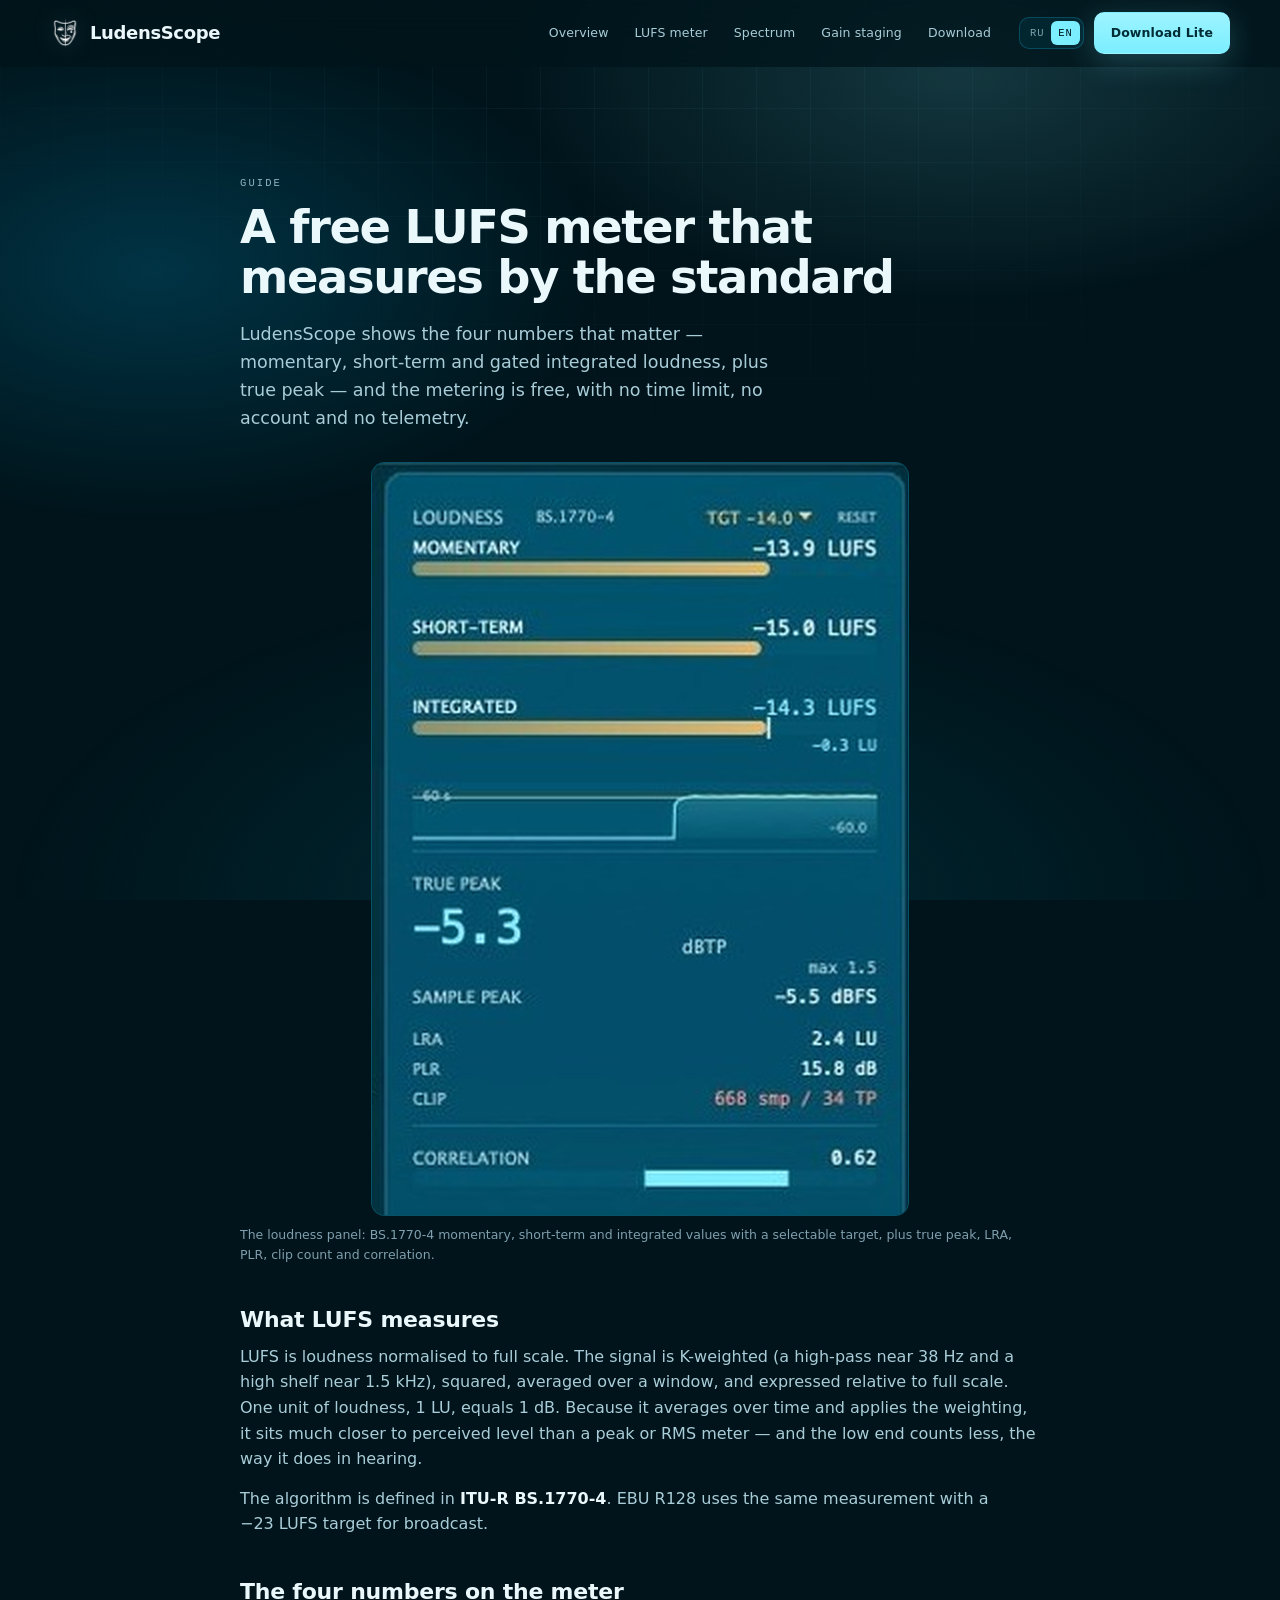
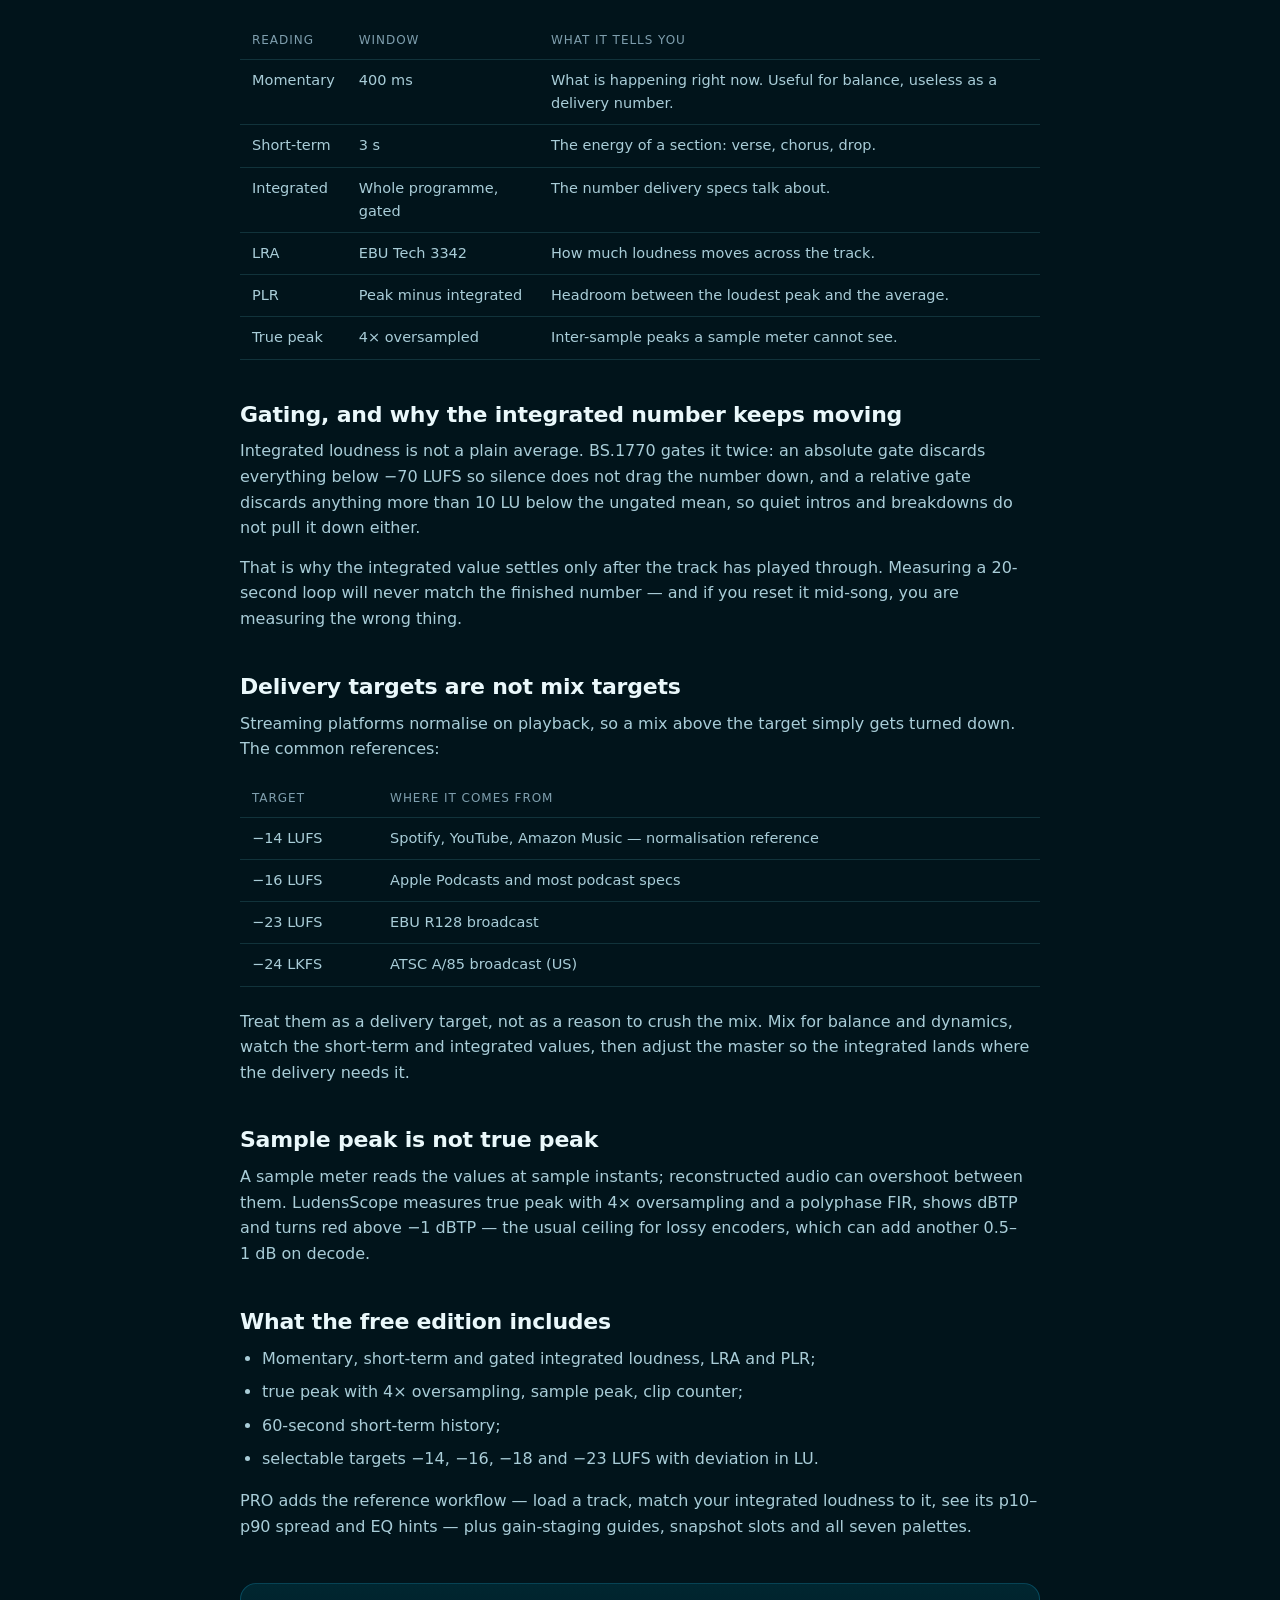
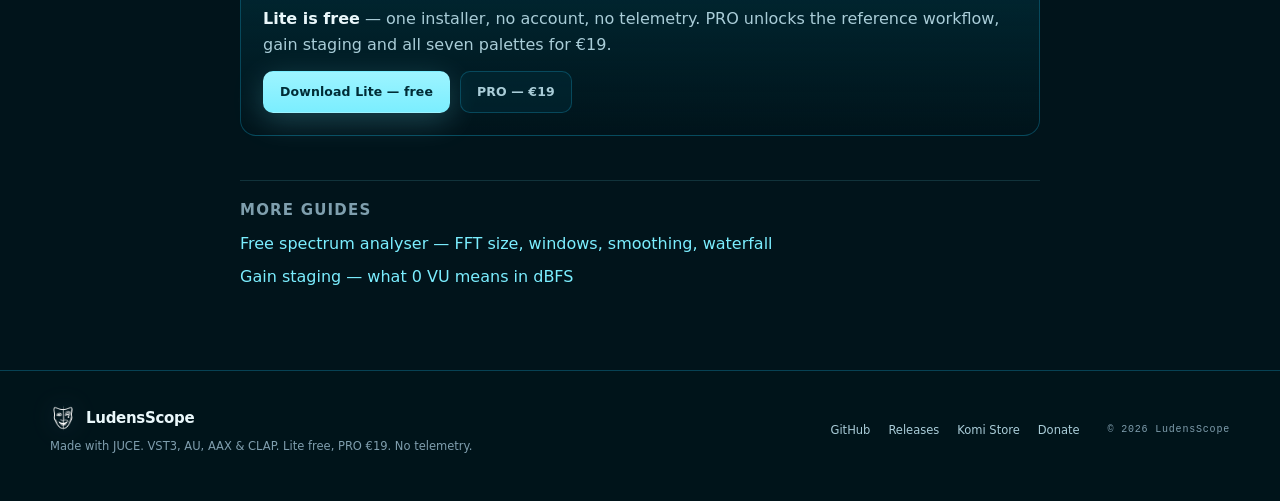
<file: site/en/free-lufs-meter/index.html>
<!DOCTYPE html>
<html lang="en"><head>
  <meta charset="utf-8">
  <meta name="viewport" content="width=device-width, initial-scale=1">
  <title>Free LUFS meter for VST3, AU and CLAP — ITU-R BS.1770-4 | LudensScope</title>
  <meta name="description" content="A free LUFS meter that follows ITU-R BS.1770-4: momentary, short-term and integrated loudness, LRA, PLR and true peak. VST3, AU, CLAP, standalone.">
  <meta property="og:title" content="A free LUFS meter that measures by the standard">
  <meta property="og:description" content="A free LUFS meter that follows ITU-R BS.1770-4: momentary, short-term and integrated loudness, LRA, PLR and true peak. VST3, AU, CLAP and standalone for macOS, Windows and Linux.">
  <meta property="og:type" content="article">
  <meta property="og:image" content="https://ludensscope.pages.dev/assets/ui-preview.jpg">
  <meta property="og:url" content="https://ludensscope.pages.dev/en/free-lufs-meter/">
  <meta property="og:site_name" content="LudensScope">
  <meta property="og:locale" content="en_US">
  <meta name="twitter:card" content="summary_large_image">
  <meta name="theme-color" content="#01141b">
  <link rel="canonical" href="https://ludensscope.pages.dev/en/free-lufs-meter/">
  <link rel="icon" type="image/png" href="../../assets/logo.png">
  <link rel="stylesheet" href="../../styles.css">
  <script type="application/ld+json">{"@context":"https://schema.org","@type":"SoftwareApplication","name":"LudensScope","applicationCategory":"MultimediaApplication","operatingSystem":"macOS, Windows, Linux","url":"https://ludensscope.pages.dev/en/","description":"A free LUFS meter that follows ITU-R BS.1770-4: momentary, short-term and integrated loudness, LRA, PLR and true peak. VST3, AU, CLAP and standalone for macOS, Windows and Linux.","offers":[{"@type":"Offer","price":"0","priceCurrency":"EUR"},{"@type":"Offer","price":"19","priceCurrency":"EUR"}]}</script>
</head>
<body>
<a class="skip" href="#main">Skip to content</a>

<header class="site-header" id="header">
  <div class="wrap header-inner">
    <a class="brand" href="../../" aria-label="LudensScope">
      <img src="../../assets/logo.png" alt="" width="30" height="30">
      <span>LudensScope</span>
    </a>

    <nav class="nav" id="nav" aria-label="Main">
      <a href="../../">Overview</a>
      <a href="../free-lufs-meter/" aria-current="page">LUFS meter</a>
      <a href="../free-spectrum-analyzer/">Spectrum</a>
      <a href="../gain-staging/">Gain staging</a>
      <a href="../../#download">Download</a>
    </nav>

    <div class="header-actions">
      <div class="lang" role="group" aria-label="Language"><a href="../../">RU</a><a class="active" href="./" aria-current="page">EN</a></div>
      <a class="btn btn-primary header-cta" href="../../#download">Download Lite</a>
      <button class="menu" id="menu-toggle" type="button" aria-label="Menu" aria-expanded="false" aria-controls="nav">
        <span></span><span></span><span></span>
      </button>
    </div>
  </div>
</header>

<main class="guide" id="main">
  <div class="wrap">
      <p class="eyebrow">GUIDE</p>
      <h1>A free LUFS meter that measures by the standard</h1>
      <p class="lead">LudensScope shows the four numbers that matter — momentary, short-term and gated integrated loudness, plus true peak — and the metering is free, with no time limit, no account and no telemetry.</p>
      <figure>
        <img src="../../assets/loudness.png" width="536" height="752" alt="LudensScope loudness panel showing momentary, short-term and integrated LUFS with true peak and LRA">
        <figcaption>The loudness panel: BS.1770-4 momentary, short-term and integrated values with a selectable target, plus true peak, LRA, PLR, clip count and correlation.</figcaption>
      </figure>

      <h2>What LUFS measures</h2>
      <p>LUFS is loudness normalised to full scale. The signal is K-weighted (a high-pass near 38&nbsp;Hz and a high shelf near 1.5&nbsp;kHz), squared, averaged over a window, and expressed relative to full scale. One unit of loudness, 1&nbsp;LU, equals 1&nbsp;dB. Because it averages over time and applies the weighting, it sits much closer to perceived level than a peak or RMS meter — and the low end counts less, the way it does in hearing.</p>
      <p>The algorithm is defined in <strong>ITU-R BS.1770-4</strong>. EBU R128 uses the same measurement with a −23&nbsp;LUFS target for broadcast.</p>

      <h2>The four numbers on the meter</h2>
      <table>
        <thead><tr><th>Reading</th><th>Window</th><th>What it tells you</th></tr></thead>
        <tbody>
          <tr><td>Momentary</td><td>400&nbsp;ms</td><td>What is happening right now. Useful for balance, useless as a delivery number.</td></tr>
          <tr><td>Short-term</td><td>3&nbsp;s</td><td>The energy of a section: verse, chorus, drop.</td></tr>
          <tr><td>Integrated</td><td>Whole programme, gated</td><td>The number delivery specs talk about.</td></tr>
          <tr><td>LRA</td><td>EBU Tech 3342</td><td>How much loudness moves across the track.</td></tr>
          <tr><td>PLR</td><td>Peak minus integrated</td><td>Headroom between the loudest peak and the average.</td></tr>
          <tr><td>True peak</td><td>4× oversampled</td><td>Inter-sample peaks a sample meter cannot see.</td></tr>
        </tbody>
      </table>

      <h2>Gating, and why the integrated number keeps moving</h2>
      <p>Integrated loudness is not a plain average. BS.1770 gates it twice: an absolute gate discards everything below −70&nbsp;LUFS so silence does not drag the number down, and a relative gate discards anything more than 10&nbsp;LU below the ungated mean, so quiet intros and breakdowns do not pull it down either.</p>
      <p>That is why the integrated value settles only after the track has played through. Measuring a 20-second loop will never match the finished number — and if you reset it mid-song, you are measuring the wrong thing.</p>

      <h2>Delivery targets are not mix targets</h2>
      <p>Streaming platforms normalise on playback, so a mix above the target simply gets turned down. The common references:</p>
      <table>
        <thead><tr><th>Target</th><th>Where it comes from</th></tr></thead>
        <tbody>
          <tr><td>−14&nbsp;LUFS</td><td>Spotify, YouTube, Amazon Music — normalisation reference</td></tr>
          <tr><td>−16&nbsp;LUFS</td><td>Apple Podcasts and most podcast specs</td></tr>
          <tr><td>−23&nbsp;LUFS</td><td>EBU R128 broadcast</td></tr>
          <tr><td>−24&nbsp;LKFS</td><td>ATSC A/85 broadcast (US)</td></tr>
        </tbody>
      </table>
      <p>Treat them as a delivery target, not as a reason to crush the mix. Mix for balance and dynamics, watch the short-term and integrated values, then adjust the master so the integrated lands where the delivery needs it.</p>

      <h2>Sample peak is not true peak</h2>
      <p>A sample meter reads the values at sample instants; reconstructed audio can overshoot between them. LudensScope measures true peak with 4× oversampling and a polyphase FIR, shows dBTP and turns red above −1&nbsp;dBTP — the usual ceiling for lossy encoders, which can add another 0.5–1&nbsp;dB on decode.</p>

      <h2>What the free edition includes</h2>
      <ul>
        <li>Momentary, short-term and gated integrated loudness, LRA and PLR;</li>
        <li>true peak with 4× oversampling, sample peak, clip counter;</li>
        <li>60-second short-term history;</li>
        <li>selectable targets −14, −16, −18 and −23&nbsp;LUFS with deviation in LU.</li>
      </ul>
      <p>PRO adds the reference workflow — load a track, match your integrated loudness to it, see its p10–p90 spread and EQ hints — plus gain-staging guides, snapshot slots and all seven palettes.</p>
      <div class="guide-cta">
        <p><strong>Lite is free</strong> — one installer, no account, no telemetry. PRO unlocks the reference workflow, gain staging and all seven palettes for €19.</p>
        <div class="row">
          <a class="btn btn-primary" href="../../#download">Download Lite — free</a>
          <a class="btn btn-ghost" href="../../#pro">PRO — €19</a>
        </div>
      </div>
      <div class="guide-more">
        <h2>More guides</h2>
        <ul>
          <li><a href="../free-spectrum-analyzer/">Free spectrum analyser — FFT size, windows, smoothing, waterfall</a></li>
          <li><a href="../gain-staging/">Gain staging — what 0 VU means in dBFS</a></li>
        </ul>
      </div>
  </div>
</main>

<footer class="footer">
  <div class="wrap footer-inner">
    <div class="footer-brand">
      <a class="brand" href="../../"><img src="../../assets/logo.png" alt="" width="26" height="26"><span>LudensScope</span></a>
      <p>Made with JUCE. VST3, AU, AAX &amp; CLAP. Lite free, PRO €19. No telemetry.</p>
    </div>
    <nav class="footer-nav" aria-label="Links">
      <a href="https://github.com/ltillegal/ludensscope" target="_blank" rel="noopener">GitHub</a>
      <a href="https://github.com/ltillegal/ludensscope/releases" target="_blank" rel="noopener">Releases</a>
      <a href="https://komistore.app/" target="_blank" rel="noopener">Komi Store</a>
      <a href="https://www.paypal.com/donate/?business=0eskimo0%40gmail.com&amp;item_name=Support&amp;currency_code=USD" target="_blank" rel="noopener">Donate</a>
    </nav>
    <p class="copy">© 2026 LudensScope</p>
  </div>
</footer>

<script src="../../app.js"></script>
</body>
</html>
</file>
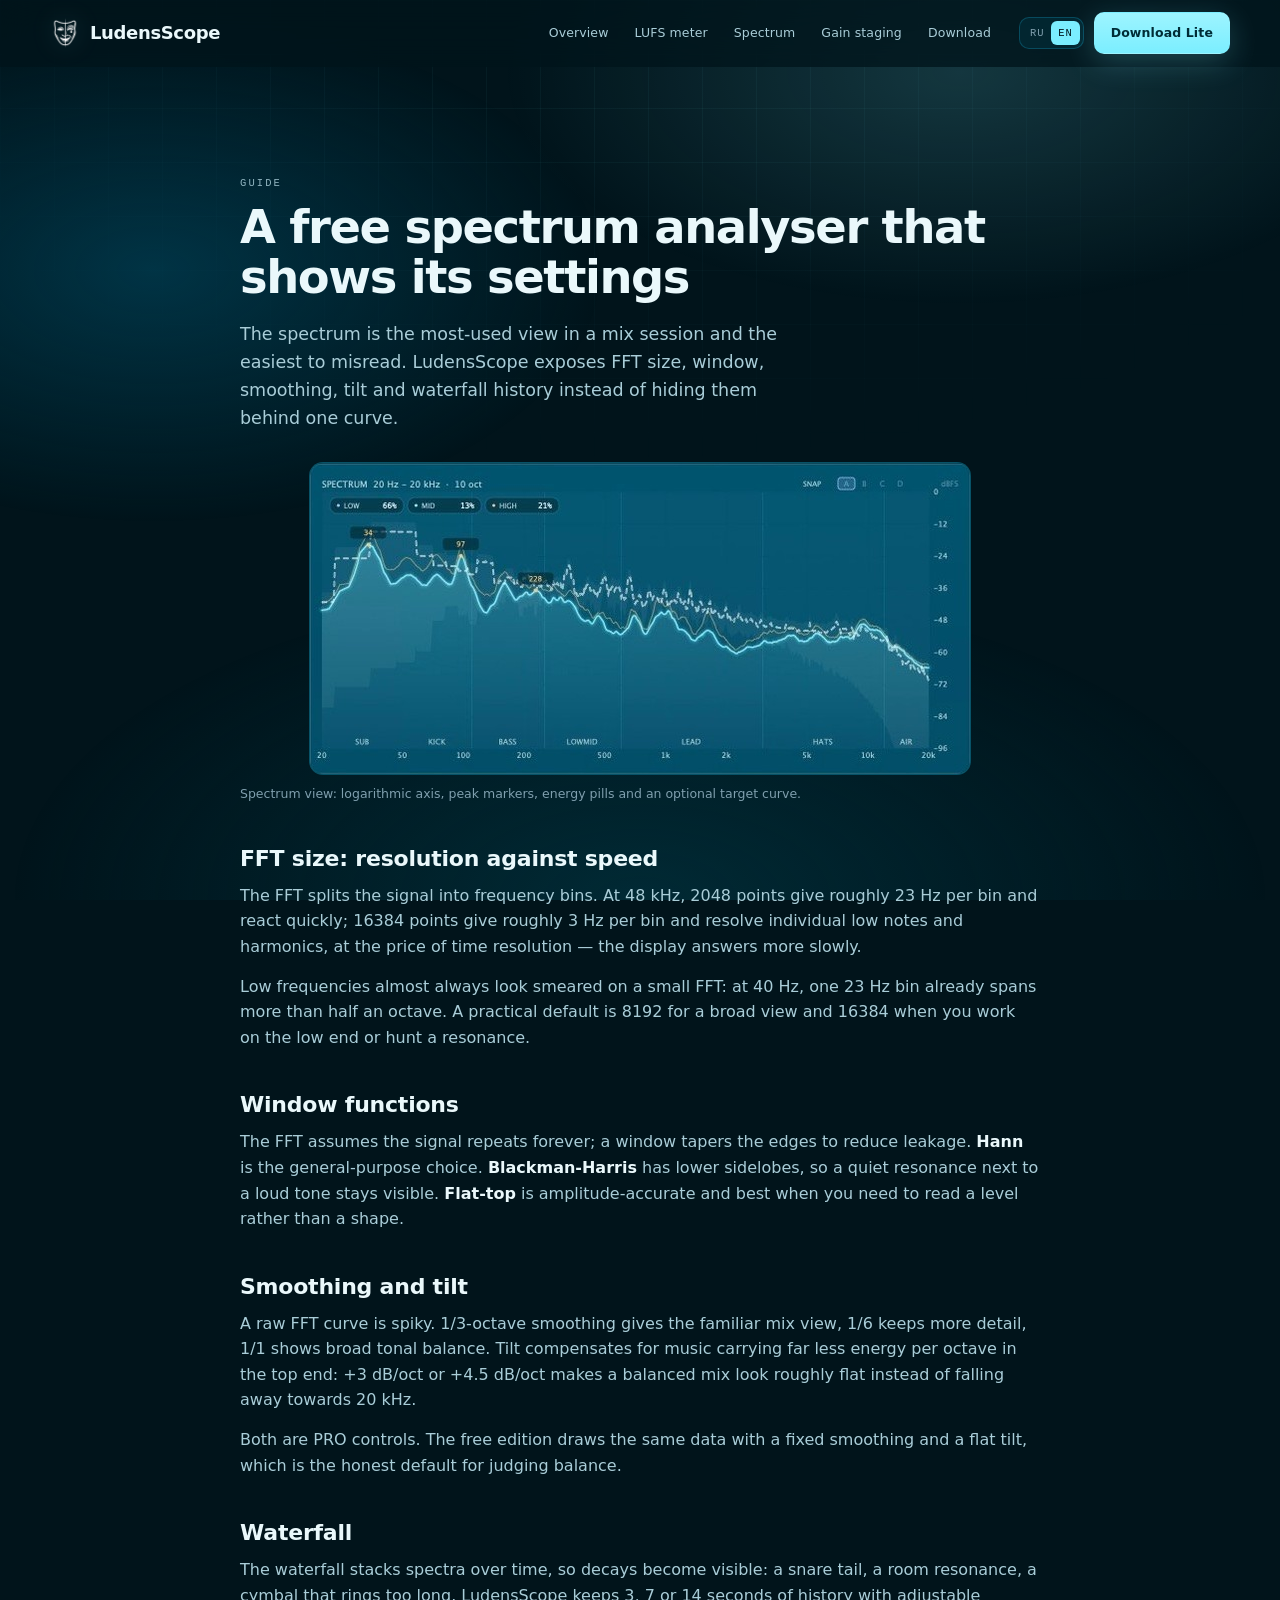
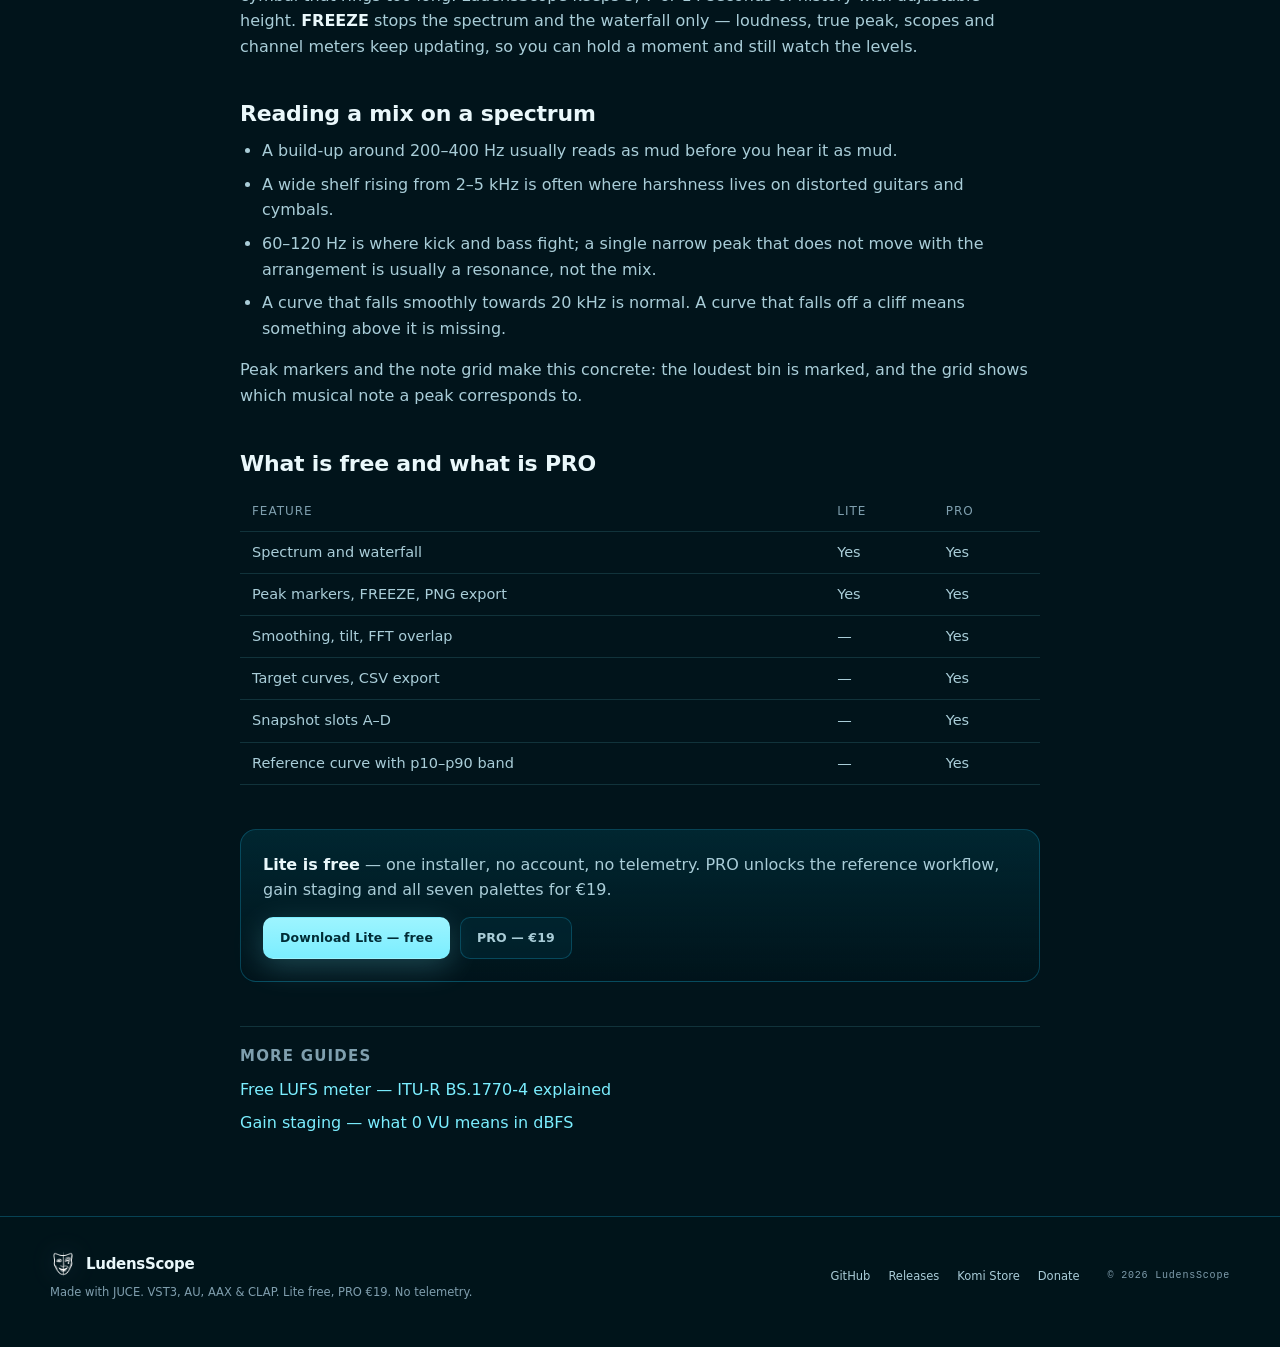
<file: site/en/free-spectrum-analyzer/index.html>
<!DOCTYPE html>
<html lang="en"><head>
  <meta charset="utf-8">
  <meta name="viewport" content="width=device-width, initial-scale=1">
  <title>Free spectrum analyser for VST3, AU and CLAP (macOS, Windows, Linux) | LudensScope</title>
  <meta name="description" content="A free spectrum analyser with 2048–16384-point FFT, waterfall, peak markers and FREEZE. VST3, AU, AAX, CLAP for macOS, Windows and Linux.">
  <meta property="og:title" content="A free spectrum analyser that shows its settings">
  <meta property="og:description" content="A free spectrum analyser with 2048–16384-point FFT, waterfall, peak markers and FREEZE. VST3, AU, AAX, CLAP and standalone for macOS, Windows and Linux.">
  <meta property="og:type" content="article">
  <meta property="og:image" content="https://ludensscope.pages.dev/assets/ui-preview.jpg">
  <meta property="og:url" content="https://ludensscope.pages.dev/en/free-spectrum-analyzer/">
  <meta property="og:site_name" content="LudensScope">
  <meta property="og:locale" content="en_US">
  <meta name="twitter:card" content="summary_large_image">
  <meta name="theme-color" content="#01141b">
  <link rel="canonical" href="https://ludensscope.pages.dev/en/free-spectrum-analyzer/">
  <link rel="icon" type="image/png" href="../../assets/logo.png">
  <link rel="stylesheet" href="../../styles.css">
  <script type="application/ld+json">{"@context":"https://schema.org","@type":"SoftwareApplication","name":"LudensScope","applicationCategory":"MultimediaApplication","operatingSystem":"macOS, Windows, Linux","url":"https://ludensscope.pages.dev/en/","description":"A free spectrum analyser with 2048–16384-point FFT, waterfall, peak markers and FREEZE. VST3, AU, AAX, CLAP and standalone for macOS, Windows and Linux.","offers":[{"@type":"Offer","price":"0","priceCurrency":"EUR"},{"@type":"Offer","price":"19","priceCurrency":"EUR"}]}</script>
</head>
<body>
<a class="skip" href="#main">Skip to content</a>

<header class="site-header" id="header">
  <div class="wrap header-inner">
    <a class="brand" href="../../" aria-label="LudensScope">
      <img src="../../assets/logo.png" alt="" width="30" height="30">
      <span>LudensScope</span>
    </a>

    <nav class="nav" id="nav" aria-label="Main">
      <a href="../../">Overview</a>
      <a href="../free-lufs-meter/">LUFS meter</a>
      <a href="../free-spectrum-analyzer/" aria-current="page">Spectrum</a>
      <a href="../gain-staging/">Gain staging</a>
      <a href="../../#download">Download</a>
    </nav>

    <div class="header-actions">
      <div class="lang" role="group" aria-label="Language"><a href="../../">RU</a><a class="active" href="./" aria-current="page">EN</a></div>
      <a class="btn btn-primary header-cta" href="../../#download">Download Lite</a>
      <button class="menu" id="menu-toggle" type="button" aria-label="Menu" aria-expanded="false" aria-controls="nav">
        <span></span><span></span><span></span>
      </button>
    </div>
  </div>
</header>

<main class="guide" id="main">
  <div class="wrap">
      <p class="eyebrow">GUIDE</p>
      <h1>A free spectrum analyser that shows its settings</h1>
      <p class="lead">The spectrum is the most-used view in a mix session and the easiest to misread. LudensScope exposes FFT size, window, smoothing, tilt and waterfall history instead of hiding them behind one curve.</p>
      <figure>
        <img src="../../assets/spectrum.png" width="660" height="311" alt="LudensScope spectrum view with log frequency axis, peak markers and target curve">
        <figcaption>Spectrum view: logarithmic axis, peak markers, energy pills and an optional target curve.</figcaption>
      </figure>

      <h2>FFT size: resolution against speed</h2>
      <p>The FFT splits the signal into frequency bins. At 48&nbsp;kHz, 2048 points give roughly 23&nbsp;Hz per bin and react quickly; 16384 points give roughly 3&nbsp;Hz per bin and resolve individual low notes and harmonics, at the price of time resolution — the display answers more slowly.</p>
      <p>Low frequencies almost always look smeared on a small FFT: at 40&nbsp;Hz, one 23&nbsp;Hz bin already spans more than half an octave. A practical default is 8192 for a broad view and 16384 when you work on the low end or hunt a resonance.</p>

      <h2>Window functions</h2>
      <p>The FFT assumes the signal repeats forever; a window tapers the edges to reduce leakage. <strong>Hann</strong> is the general-purpose choice. <strong>Blackman-Harris</strong> has lower sidelobes, so a quiet resonance next to a loud tone stays visible. <strong>Flat-top</strong> is amplitude-accurate and best when you need to read a level rather than a shape.</p>

      <h2>Smoothing and tilt</h2>
      <p>A raw FFT curve is spiky. 1/3-octave smoothing gives the familiar mix view, 1/6 keeps more detail, 1/1 shows broad tonal balance. Tilt compensates for music carrying far less energy per octave in the top end: +3&nbsp;dB/oct or +4.5&nbsp;dB/oct makes a balanced mix look roughly flat instead of falling away towards 20&nbsp;kHz.</p>
      <p>Both are PRO controls. The free edition draws the same data with a fixed smoothing and a flat tilt, which is the honest default for judging balance.</p>

      <h2>Waterfall</h2>
      <p>The waterfall stacks spectra over time, so decays become visible: a snare tail, a room resonance, a cymbal that rings too long. LudensScope keeps 3, 7 or 14 seconds of history with adjustable height. <strong>FREEZE</strong> stops the spectrum and the waterfall only — loudness, true peak, scopes and channel meters keep updating, so you can hold a moment and still watch the levels.</p>

      <h2>Reading a mix on a spectrum</h2>
      <ul>
        <li>A build-up around 200–400&nbsp;Hz usually reads as mud before you hear it as mud.</li>
        <li>A wide shelf rising from 2–5&nbsp;kHz is often where harshness lives on distorted guitars and cymbals.</li>
        <li>60–120&nbsp;Hz is where kick and bass fight; a single narrow peak that does not move with the arrangement is usually a resonance, not the mix.</li>
        <li>A curve that falls smoothly towards 20&nbsp;kHz is normal. A curve that falls off a cliff means something above it is missing.</li>
      </ul>
      <p>Peak markers and the note grid make this concrete: the loudest bin is marked, and the grid shows which musical note a peak corresponds to.</p>

      <h2>What is free and what is PRO</h2>
      <table>
        <thead><tr><th>Feature</th><th>Lite</th><th>PRO</th></tr></thead>
        <tbody>
          <tr><td>Spectrum and waterfall</td><td>Yes</td><td>Yes</td></tr>
          <tr><td>Peak markers, FREEZE, PNG export</td><td>Yes</td><td>Yes</td></tr>
          <tr><td>Smoothing, tilt, FFT overlap</td><td>—</td><td>Yes</td></tr>
          <tr><td>Target curves, CSV export</td><td>—</td><td>Yes</td></tr>
          <tr><td>Snapshot slots A–D</td><td>—</td><td>Yes</td></tr>
          <tr><td>Reference curve with p10–p90 band</td><td>—</td><td>Yes</td></tr>
        </tbody>
      </table>
      <div class="guide-cta">
        <p><strong>Lite is free</strong> — one installer, no account, no telemetry. PRO unlocks the reference workflow, gain staging and all seven palettes for €19.</p>
        <div class="row">
          <a class="btn btn-primary" href="../../#download">Download Lite — free</a>
          <a class="btn btn-ghost" href="../../#pro">PRO — €19</a>
        </div>
      </div>
      <div class="guide-more">
        <h2>More guides</h2>
        <ul>
          <li><a href="../free-lufs-meter/">Free LUFS meter — ITU-R BS.1770-4 explained</a></li>
          <li><a href="../gain-staging/">Gain staging — what 0 VU means in dBFS</a></li>
        </ul>
      </div>
  </div>
</main>

<footer class="footer">
  <div class="wrap footer-inner">
    <div class="footer-brand">
      <a class="brand" href="../../"><img src="../../assets/logo.png" alt="" width="26" height="26"><span>LudensScope</span></a>
      <p>Made with JUCE. VST3, AU, AAX &amp; CLAP. Lite free, PRO €19. No telemetry.</p>
    </div>
    <nav class="footer-nav" aria-label="Links">
      <a href="https://github.com/ltillegal/ludensscope" target="_blank" rel="noopener">GitHub</a>
      <a href="https://github.com/ltillegal/ludensscope/releases" target="_blank" rel="noopener">Releases</a>
      <a href="https://komistore.app/" target="_blank" rel="noopener">Komi Store</a>
      <a href="https://www.paypal.com/donate/?business=0eskimo0%40gmail.com&amp;item_name=Support&amp;currency_code=USD" target="_blank" rel="noopener">Donate</a>
    </nav>
    <p class="copy">© 2026 LudensScope</p>
  </div>
</footer>

<script src="../../app.js"></script>
</body>
</html>
</file>
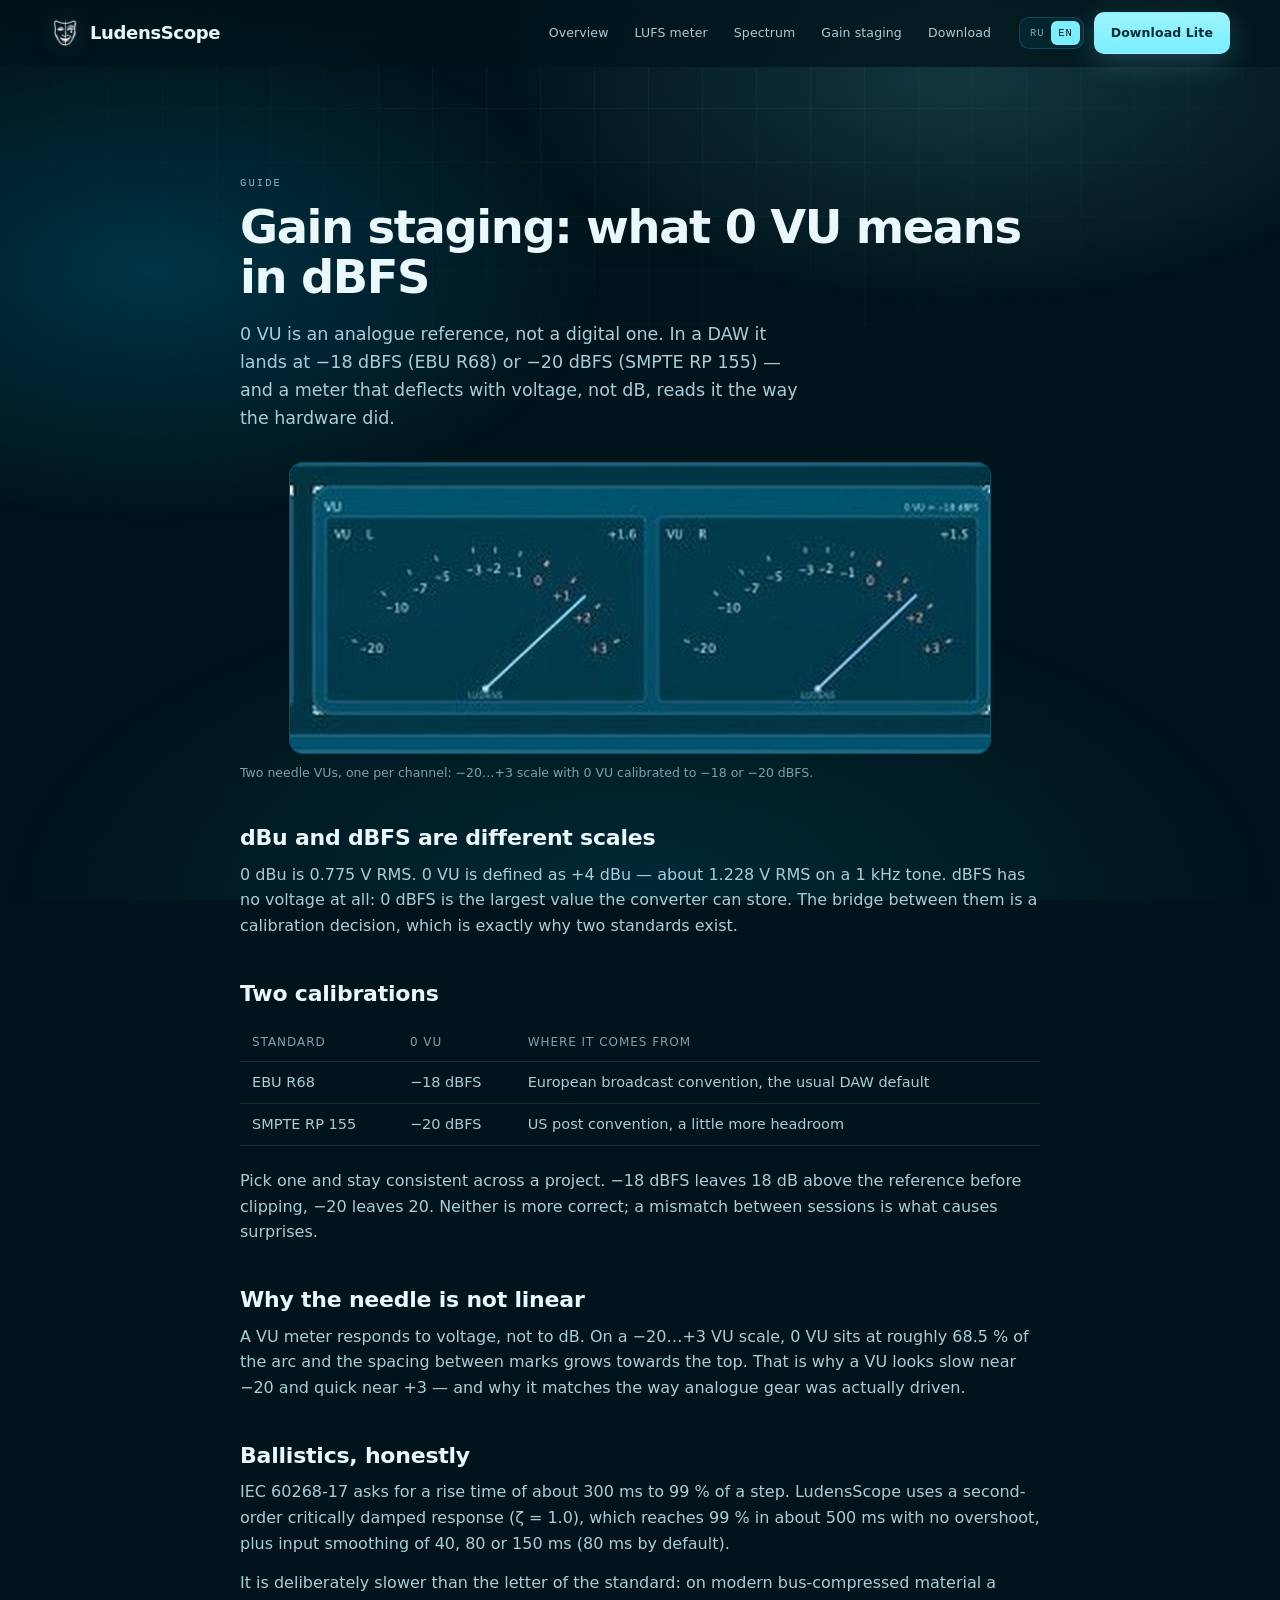
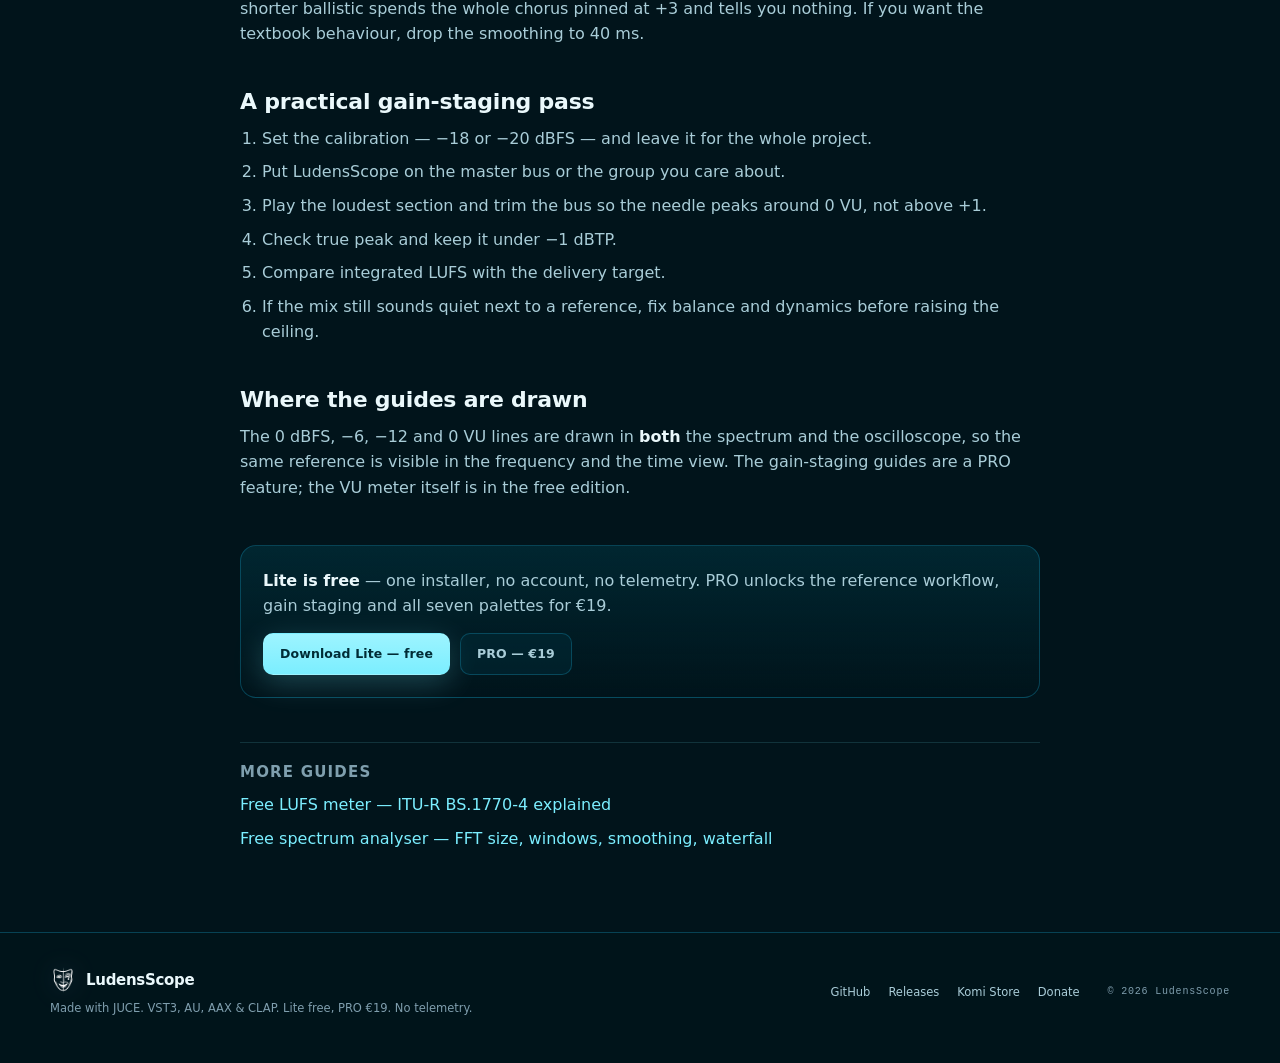
<file: site/en/gain-staging/index.html>
<!DOCTYPE html>
<html lang="en"><head>
  <meta charset="utf-8">
  <meta name="viewport" content="width=device-width, initial-scale=1">
  <title>Gain staging: 0 VU = −18 dBFS (EBU) or −20 dBFS (SMPTE) | LudensScope</title>
  <meta name="description" content="What 0 VU means in a DAW: why EBU R68 puts it at −18 dBFS and SMPTE RP 155 at −20 dBFS, and how to use VU and gain-staging guides.">
  <meta property="og:title" content="Gain staging: what 0 VU means in dBFS">
  <meta property="og:description" content="What 0 VU means in a DAW, why EBU R68 puts it at −18 dBFS and SMPTE RP 155 at −20 dBFS, and how to use VU and gain-staging guides without losing headroom.">
  <meta property="og:type" content="article">
  <meta property="og:image" content="https://ludensscope.pages.dev/assets/ui-preview.jpg">
  <meta property="og:url" content="https://ludensscope.pages.dev/en/gain-staging/">
  <meta property="og:site_name" content="LudensScope">
  <meta property="og:locale" content="en_US">
  <meta name="twitter:card" content="summary_large_image">
  <meta name="theme-color" content="#01141b">
  <link rel="canonical" href="https://ludensscope.pages.dev/en/gain-staging/">
  <link rel="icon" type="image/png" href="../../assets/logo.png">
  <link rel="stylesheet" href="../../styles.css">
  <script type="application/ld+json">{"@context":"https://schema.org","@type":"SoftwareApplication","name":"LudensScope","applicationCategory":"MultimediaApplication","operatingSystem":"macOS, Windows, Linux","url":"https://ludensscope.pages.dev/en/","description":"What 0 VU means in a DAW, why EBU R68 puts it at −18 dBFS and SMPTE RP 155 at −20 dBFS, and how to use VU and gain-staging guides without losing headroom.","offers":[{"@type":"Offer","price":"0","priceCurrency":"EUR"},{"@type":"Offer","price":"19","priceCurrency":"EUR"}]}</script>
</head>
<body>
<a class="skip" href="#main">Skip to content</a>

<header class="site-header" id="header">
  <div class="wrap header-inner">
    <a class="brand" href="../../" aria-label="LudensScope">
      <img src="../../assets/logo.png" alt="" width="30" height="30">
      <span>LudensScope</span>
    </a>

    <nav class="nav" id="nav" aria-label="Main">
      <a href="../../">Overview</a>
      <a href="../free-lufs-meter/">LUFS meter</a>
      <a href="../free-spectrum-analyzer/">Spectrum</a>
      <a href="../gain-staging/" aria-current="page">Gain staging</a>
      <a href="../../#download">Download</a>
    </nav>

    <div class="header-actions">
      <div class="lang" role="group" aria-label="Language"><a href="../../">RU</a><a class="active" href="./" aria-current="page">EN</a></div>
      <a class="btn btn-primary header-cta" href="../../#download">Download Lite</a>
      <button class="menu" id="menu-toggle" type="button" aria-label="Menu" aria-expanded="false" aria-controls="nav">
        <span></span><span></span><span></span>
      </button>
    </div>
  </div>
</header>

<main class="guide" id="main">
  <div class="wrap">
      <p class="eyebrow">GUIDE</p>
      <h1>Gain staging: what 0 VU means in dBFS</h1>
      <p class="lead">0 VU is an analogue reference, not a digital one. In a DAW it lands at −18 dBFS (EBU R68) or −20 dBFS (SMPTE RP 155) — and a meter that deflects with voltage, not dB, reads it the way the hardware did.</p>
      <figure>
        <img src="../../assets/vu.png" width="700" height="290" alt="LudensScope needle VU meters for left and right channels with a −20 to +3 scale">
        <figcaption>Two needle VUs, one per channel: −20…+3 scale with 0&nbsp;VU calibrated to −18 or −20&nbsp;dBFS.</figcaption>
      </figure>

      <h2>dBu and dBFS are different scales</h2>
      <p>0&nbsp;dBu is 0.775&nbsp;V RMS. 0&nbsp;VU is defined as +4&nbsp;dBu — about 1.228&nbsp;V RMS on a 1&nbsp;kHz tone. dBFS has no voltage at all: 0&nbsp;dBFS is the largest value the converter can store. The bridge between them is a calibration decision, which is exactly why two standards exist.</p>

      <h2>Two calibrations</h2>
      <table>
        <thead><tr><th>Standard</th><th>0&nbsp;VU</th><th>Where it comes from</th></tr></thead>
        <tbody>
          <tr><td>EBU R68</td><td>−18&nbsp;dBFS</td><td>European broadcast convention, the usual DAW default</td></tr>
          <tr><td>SMPTE RP 155</td><td>−20&nbsp;dBFS</td><td>US post convention, a little more headroom</td></tr>
        </tbody>
      </table>
      <p>Pick one and stay consistent across a project. −18&nbsp;dBFS leaves 18&nbsp;dB above the reference before clipping, −20 leaves 20. Neither is more correct; a mismatch between sessions is what causes surprises.</p>

      <h2>Why the needle is not linear</h2>
      <p>A VU meter responds to voltage, not to dB. On a −20…+3&nbsp;VU scale, 0&nbsp;VU sits at roughly 68.5&nbsp;% of the arc and the spacing between marks grows towards the top. That is why a VU looks slow near −20 and quick near +3 — and why it matches the way analogue gear was actually driven.</p>

      <h2>Ballistics, honestly</h2>
      <p>IEC 60268-17 asks for a rise time of about 300&nbsp;ms to 99&nbsp;% of a step. LudensScope uses a second-order critically damped response (ζ&nbsp;=&nbsp;1.0), which reaches 99&nbsp;% in about 500&nbsp;ms with no overshoot, plus input smoothing of 40, 80 or 150&nbsp;ms (80&nbsp;ms by default).</p>
      <p>It is deliberately slower than the letter of the standard: on modern bus-compressed material a shorter ballistic spends the whole chorus pinned at +3 and tells you nothing. If you want the textbook behaviour, drop the smoothing to 40&nbsp;ms.</p>

      <h2>A practical gain-staging pass</h2>
      <ol>
        <li>Set the calibration — −18 or −20&nbsp;dBFS — and leave it for the whole project.</li>
        <li>Put LudensScope on the master bus or the group you care about.</li>
        <li>Play the loudest section and trim the bus so the needle peaks around 0&nbsp;VU, not above +1.</li>
        <li>Check true peak and keep it under −1&nbsp;dBTP.</li>
        <li>Compare integrated LUFS with the delivery target.</li>
        <li>If the mix still sounds quiet next to a reference, fix balance and dynamics before raising the ceiling.</li>
      </ol>

      <h2>Where the guides are drawn</h2>
      <p>The 0&nbsp;dBFS, −6, −12 and 0&nbsp;VU lines are drawn in <strong>both</strong> the spectrum and the oscilloscope, so the same reference is visible in the frequency and the time view. The gain-staging guides are a PRO feature; the VU meter itself is in the free edition.</p>
      <div class="guide-cta">
        <p><strong>Lite is free</strong> — one installer, no account, no telemetry. PRO unlocks the reference workflow, gain staging and all seven palettes for €19.</p>
        <div class="row">
          <a class="btn btn-primary" href="../../#download">Download Lite — free</a>
          <a class="btn btn-ghost" href="../../#pro">PRO — €19</a>
        </div>
      </div>
      <div class="guide-more">
        <h2>More guides</h2>
        <ul>
          <li><a href="../free-lufs-meter/">Free LUFS meter — ITU-R BS.1770-4 explained</a></li>
          <li><a href="../free-spectrum-analyzer/">Free spectrum analyser — FFT size, windows, smoothing, waterfall</a></li>
        </ul>
      </div>
  </div>
</main>

<footer class="footer">
  <div class="wrap footer-inner">
    <div class="footer-brand">
      <a class="brand" href="../../"><img src="../../assets/logo.png" alt="" width="26" height="26"><span>LudensScope</span></a>
      <p>Made with JUCE. VST3, AU, AAX &amp; CLAP. Lite free, PRO €19. No telemetry.</p>
    </div>
    <nav class="footer-nav" aria-label="Links">
      <a href="https://github.com/ltillegal/ludensscope" target="_blank" rel="noopener">GitHub</a>
      <a href="https://github.com/ltillegal/ludensscope/releases" target="_blank" rel="noopener">Releases</a>
      <a href="https://komistore.app/" target="_blank" rel="noopener">Komi Store</a>
      <a href="https://www.paypal.com/donate/?business=0eskimo0%40gmail.com&amp;item_name=Support&amp;currency_code=USD" target="_blank" rel="noopener">Donate</a>
    </nav>
    <p class="copy">© 2026 LudensScope</p>
  </div>
</footer>

<script src="../../app.js"></script>
</body>
</html>
</file>
<file: site/styles.css>
:root {
  --bg: #01141b;
  --bg-2: #012d3a;
  --panel: #013643;
  --panel-2: #014e68;
  --line: rgba(13, 106, 134, 0.55);
  --line-soft: rgba(123, 238, 255, 0.14);
  --text: #eaf8fb;
  --dim: #a9cdd8;
  --mute: #7f9fae;
  --accent: #7beeff;
  --accent-2: #ffc46b;
  --hot: #ff8a7a;
  --cold: #a6c6ff;
  --violet: #b18cff;
  --radius: 16px;
  --radius-sm: 10px;
  --wrap: 1180px;
  --sans: Inter, ui-sans-serif, system-ui, -apple-system, "Segoe UI", Roboto, sans-serif;
  --mono: "JetBrains Mono", ui-monospace, SFMono-Regular, Menlo, Consolas, monospace;
}

* { box-sizing: border-box; }

html { scroll-behavior: smooth; overflow-x: clip; }

section[id] { scroll-margin-top: 84px; }

body {
  margin: 0;
  background: var(--bg);
  color: var(--text);
  font-family: var(--sans);
  font-size: 16px;
  line-height: 1.6;
  -webkit-font-smoothing: antialiased;
  overflow-x: hidden;
}

body::before {
  content: "";
  position: fixed;
  inset: 0;
  z-index: -2;
  background-image:
    linear-gradient(rgba(123, 238, 255, 0.045) 1px, transparent 1px),
    linear-gradient(90deg, rgba(123, 238, 255, 0.045) 1px, transparent 1px);
  background-size: 54px 54px;
  -webkit-mask-image: radial-gradient(ellipse 90% 70% at 50% 0%, #000 20%, transparent 75%);
  mask-image: radial-gradient(ellipse 90% 70% at 50% 0%, #000 20%, transparent 75%);
  pointer-events: none;
}

body::after {
  content: "";
  position: fixed;
  inset: 0;
  z-index: -1;
  background:
    radial-gradient(ellipse 55% 40% at 75% 8%, rgba(123, 238, 255, 0.16), transparent 65%),
    radial-gradient(ellipse 50% 40% at 12% 30%, rgba(1, 78, 104, 0.55), transparent 70%),
    radial-gradient(ellipse 70% 50% at 50% 100%, rgba(1, 54, 67, 0.65), transparent 70%);
  pointer-events: none;
}

::selection { background: var(--accent); color: var(--bg); }

a { color: inherit; text-decoration: none; }

img { max-width: 100%; }
.nw { white-space: nowrap; }

.wrap {
  width: min(var(--wrap), calc(100% - 48px));
  margin-inline: auto;
}

.skip {
  position: absolute;
  left: -999px;
  top: 10px;
  z-index: 100;
  padding: 10px 16px;
  border-radius: 10px;
  background: var(--accent);
  color: var(--bg);
  font-weight: 700;
}
.skip:focus { left: 16px; }

.eyebrow {
  margin: 0 0 14px;
  font-family: var(--mono);
  font-size: 10.5px;
  letter-spacing: 0.2em;
  text-transform: uppercase;
  color: var(--accent);
  opacity: 0.85;
}

h1, h2, h3 { margin: 0; font-weight: 700; letter-spacing: -0.035em; }

h2 {
  font-size: clamp(2rem, 4.2vw, 3.35rem);
  line-height: 1.04;
  max-width: 760px;
}

.lead {
  margin: 22px 0 0;
  max-width: 560px;
  font-size: clamp(1rem, 1.35vw, 1.12rem);
  color: var(--dim);
}

.section-lead {
  margin: 18px 0 0;
  max-width: 620px;
  font-size: 1rem;
  color: var(--dim);
}

.fine {
  margin: 18px 0 0;
  font-size: 12px;
  color: var(--mute);
}

/* ---------- recent updates ---------- */

.updates {
  margin-top: 32px;
  padding-top: 18px;
  border-top: 1px solid var(--line-soft);
  max-width: 760px;
}

.updates-title {
  margin: 0 0 8px;
  font-family: var(--mono);
  font-size: 10.5px;
  letter-spacing: 0.2em;
  text-transform: uppercase;
  color: var(--mute);
}

.updates ul { list-style: none; margin: 0; padding: 0; }

.updates li {
  display: grid;
  grid-template-columns: 58px 104px 1fr;
  gap: 14px;
  align-items: baseline;
  padding: 7px 0;
  border-bottom: 1px solid var(--line-soft);
  font-size: 14px;
  color: var(--dim);
}

.updates li:last-child { border-bottom: 0; }
.updates .ver { font-family: var(--mono); font-size: 13px; color: var(--text); }
.updates .date { font-family: var(--mono); font-size: 12px; color: var(--mute); }

.updates-more {
  display: inline-block;
  margin-top: 10px;
  font-size: 12.5px;
  color: var(--accent);
  text-decoration: none;
}

.updates-more::after { content: " \2197"; font-size: 11px; }
.updates-more:hover { text-decoration: underline; }

@media (max-width: 560px) {
  .updates li { grid-template-columns: 58px 1fr; gap: 4px 12px; }
  .updates .what { grid-column: 1 / -1; }
}

/* ---------- header ---------- */

.site-header {
  position: sticky;
  top: 0;
  z-index: 50;
  background: rgba(1, 20, 27, 0.75);
  -webkit-backdrop-filter: blur(16px);
  backdrop-filter: blur(16px);
  border-bottom: 1px solid transparent;
  transition: border-color 0.25s ease, background 0.25s ease;
}
.site-header.scrolled {
  background: rgba(1, 20, 27, 0.92);
  border-bottom-color: var(--line);
}

.header-inner {
  display: flex;
  align-items: center;
  gap: 28px;
  height: 66px;
}

.brand {
  display: inline-flex;
  align-items: center;
  gap: 10px;
  font-size: 18px;
  font-weight: 700;
  letter-spacing: -0.02em;
  white-space: nowrap;
}
.brand img { display: block; filter: drop-shadow(0 0 12px rgba(123, 238, 255, 0.25)); }

.nav {
  display: flex;
  align-items: center;
  gap: 26px;
  margin-left: auto;
}
.nav a {
  font-size: 12.5px;
  letter-spacing: 0.01em;
  color: var(--dim);
  transition: color 0.18s ease;
}
.nav a:hover { color: var(--text); }

.header-actions {
  display: flex;
  align-items: center;
  gap: 10px;
}

.lang {
  display: inline-flex;
  align-items: center;
  padding: 3px;
  border: 1px solid var(--line);
  border-radius: var(--radius-sm);
  background: rgba(1, 54, 67, 0.45);
}
.lang a {
  display: inline-block;
  color: var(--mute);
  font-family: var(--mono);
  font-size: 10.5px;
  letter-spacing: 0.08em;
  padding: 4px 7px;
  border-radius: 6px;
  text-decoration: none;
  transition: background 0.18s ease, color 0.18s ease;
}
.lang a.active { background: var(--accent); color: var(--bg); }
.lang a:focus-visible { outline: 2px solid var(--accent-2); outline-offset: 2px; }

.btn {
  display: inline-flex;
  align-items: center;
  gap: 8px;
  padding: 10px 16px;
  border-radius: 10px;
  border: 1px solid transparent;
  font-size: 12.5px;
  font-weight: 600;
  letter-spacing: 0.01em;
  cursor: pointer;
  transition: transform 0.18s ease, background 0.18s ease, border-color 0.18s ease, box-shadow 0.18s ease;
  white-space: nowrap;
}
.btn:hover { transform: translateY(-1px); }
.btn:focus-visible { outline: 2px solid var(--accent-2); outline-offset: 3px; }

.btn-primary {
  background: linear-gradient(180deg, #9df4ff, var(--accent));
  color: #002c36;
  box-shadow: 0 8px 30px rgba(123, 238, 255, 0.22);
}
.btn-primary:hover { box-shadow: 0 10px 36px rgba(123, 238, 255, 0.32); }

.btn-ghost {
  border-color: var(--line);
  background: rgba(1, 54, 67, 0.35);
  color: var(--dim);
}
.btn-ghost:hover { border-color: rgba(123, 238, 255, 0.5); color: var(--text); }

.btn-donate {
  border-color: rgba(255, 138, 122, 0.35);
  background: rgba(255, 138, 122, 0.07);
  color: var(--hot);
}
.btn-donate svg {
  width: 14px;
  height: 14px;
  fill: currentColor;
  stroke: none;
}
.btn-donate:hover { border-color: rgba(255, 138, 122, 0.65); background: rgba(255, 138, 122, 0.12); }

.menu {
  display: none;
  width: 38px;
  height: 38px;
  padding: 10px 9px;
  border: 1px solid var(--line);
  border-radius: var(--radius-sm);
  background: rgba(1, 54, 67, 0.35);
  cursor: pointer;
}
.menu span {
  display: block;
  height: 1.5px;
  margin: 4px 0;
  background: var(--dim);
  border-radius: 2px;
  transition: transform 0.2s ease, opacity 0.2s ease;
}

/* ---------- hero ---------- */

.hero { padding: 78px 0 56px; }

.hero-grid {
  display: grid;
  grid-template-columns: 1.02fr 0.98fr;
  align-items: center;
  gap: 54px;
}

.hero h1 {
  font-size: clamp(3.4rem, 7.6vw, 6.2rem);
  line-height: 0.94;
  letter-spacing: -0.045em;
}
.hero h1 span { display: block; }
.hero h1 .accent {
  background: linear-gradient(96deg, #b8f7ff 0%, var(--accent) 34%, var(--cold) 66%, var(--accent-2) 100%);
  -webkit-background-clip: text;
  background-clip: text;
  color: transparent;
  filter: drop-shadow(0 0 38px rgba(123, 238, 255, 0.18));
}

.hero-actions {
  display: flex;
  flex-wrap: wrap;
  gap: 10px;
  margin-top: 28px;
}

.hero-visual { position: relative; }

.window {
  position: relative;
  z-index: 2;
  border: 1px solid rgba(123, 238, 255, 0.25);
  border-radius: 16px;
  background: #01222c;
  overflow: hidden;
  box-shadow:
    0 40px 90px rgba(0, 0, 0, 0.55),
    0 0 70px rgba(123, 238, 255, 0.09),
    inset 0 1px 0 rgba(255, 255, 255, 0.06);
}
.window-bar {
  display: flex;
  align-items: center;
  gap: 6px;
  height: 28px;
  padding: 0 12px;
  background: rgba(1, 45, 58, 0.9);
  border-bottom: 1px solid rgba(123, 238, 255, 0.12);
}
.window-bar .dot {
  width: 7px;
  height: 7px;
  border-radius: 50%;
  background: var(--line);
}
.window-bar .dot:nth-child(1) { background: var(--hot); }
.window-bar .dot:nth-child(2) { background: var(--accent-2); }
.window-bar .dot:nth-child(3) { background: var(--accent); }
.window-bar em {
  margin-left: auto;
  font-family: var(--mono);
  font-size: 9.5px;
  font-style: normal;
  letter-spacing: 0.06em;
  color: var(--mute);
}
.window img, .window video { display: block; width: 100%; height: auto; }

.glow {
  position: absolute;
  inset: -12% -8% -18% -8%;
  z-index: 0;
  background: radial-gradient(ellipse 60% 55% at 60% 55%, rgba(123, 238, 255, 0.25), transparent 70%);
  filter: blur(28px);
  pointer-events: none;
}

.stats {
  display: grid;
  grid-template-columns: repeat(4, 1fr);
  gap: 18px;
  margin-top: 64px;
  padding-top: 24px;
  border-top: 1px solid var(--line);
}
.stats div { display: flex; flex-direction: column; gap: 4px; }
.stats strong {
  font-family: var(--mono);
  font-size: clamp(1.15rem, 2vw, 1.55rem);
  font-weight: 500;
  letter-spacing: -0.03em;
  color: var(--text);
}
.stats span {
  font-family: var(--mono);
  font-size: 10px;
  letter-spacing: 0.14em;
  text-transform: uppercase;
  color: var(--mute);
}

/* ---------- sections ---------- */

.section { padding: 92px 0; }

#features { padding-top: 36px; }

.cards {
  display: grid;
  grid-template-columns: repeat(4, 1fr);
  gap: 14px;
  margin-top: 44px;
}

.card {
  position: relative;
  padding: 22px;
  border: 1px solid var(--line);
  border-radius: 16px;
  background: linear-gradient(160deg, rgba(1, 54, 67, 0.72), rgba(1, 45, 58, 0.38));
  transition: transform 0.22s ease, border-color 0.22s ease, background 0.22s ease;
}
.card:hover {
  transform: translateY(-3px);
  border-color: rgba(123, 238, 255, 0.42);
  background: linear-gradient(160deg, rgba(1, 60, 75, 0.85), rgba(1, 45, 58, 0.45));
}
.card .icon {
  width: 36px;
  height: 36px;
  display: grid;
  place-items: center;
  margin-bottom: 16px;
  border: 1px solid rgba(123, 238, 255, 0.28);
  border-radius: 10px;
  background: rgba(123, 238, 255, 0.06);
  color: var(--accent);
}
.card .icon svg {
  width: 19px;
  height: 19px;
  fill: none;
  stroke: currentColor;
  stroke-width: 1.55;
  stroke-linecap: round;
  stroke-linejoin: round;
}
.card h3 { font-size: 16.5px; letter-spacing: -0.02em; }
.card p {
  margin: 8px 0 0;
  font-size: 13.5px;
  line-height: 1.62;
  color: var(--dim);
}

/* ---------- split sections ---------- */

.split-grid {
  display: grid;
  grid-template-columns: 1.02fr 0.98fr;
  align-items: center;
  gap: 56px;
}
.split.reverse .split-grid > .split-copy { order: 2; }
.split.reverse .split-grid > .shot { order: 1; }

.ticks {
  list-style: none;
  margin: 26px 0 0;
  padding: 0;
  display: grid;
  gap: 10px;
}
.ticks li {
  position: relative;
  padding-left: 25px;
  font-size: 14px;
  color: var(--dim);
}
.ticks li::before {
  content: "✓";
  position: absolute;
  left: 0;
  top: -1px;
  font-family: var(--mono);
  font-size: 12px;
  color: var(--accent);
}

.shot {
  padding: 10px;
  border: 1px solid var(--line);
  border-radius: var(--radius);
  background: linear-gradient(160deg, rgba(1, 54, 67, 0.65), rgba(1, 45, 58, 0.3));
  box-shadow: 0 24px 60px rgba(0, 0, 0, 0.35);
}
.shot img {
  display: block;
  width: 100%;
  border-radius: var(--radius-sm);
  border: 1px solid rgba(123, 238, 255, 0.12);
}
.shot.vu {
  justify-self: center;
  width: 100%;
  max-width: 390px;
  padding: 18px;
}
.shot.vu img { border: 0; }

/* ---------- themes ---------- */

.theme-preview {
  max-width: 1080px;
  margin: 42px auto 0;
  padding: 10px;
  border: 1px solid var(--line);
  border-radius: var(--radius);
  background: linear-gradient(160deg, rgba(1, 54, 67, 0.65), rgba(1, 45, 58, 0.3));
  box-shadow: 0 24px 60px rgba(0, 0, 0, 0.35);
}
.theme-preview img {
  display: block;
  width: 100%;
  height: auto;
  border-radius: var(--radius-sm);
  transition: opacity 0.18s ease;
}
.theme-preview img.is-swapping { opacity: 0.35; }

.swatches {
  display: grid;
  grid-template-columns: repeat(7, 1fr);
  gap: 10px;
  max-width: 1080px;
  margin: 16px auto 0;
}
.swatch {
  display: flex;
  flex-direction: column;
  gap: 10px;
  padding: 16px 14px;
  min-height: 122px;
  border: 1px solid rgba(123, 238, 255, 0.16);
  border-radius: 14px;
  background: var(--sw-bg);
  color: var(--sw-text);
  font: inherit;
  text-align: left;
  cursor: pointer;
  transition: transform 0.22s ease, border-color 0.22s ease, box-shadow 0.22s ease;
}
.swatch:hover { transform: translateY(-3px); border-color: var(--sw-accent); }
.swatch[aria-pressed="true"] {
  border-color: var(--sw-accent);
  box-shadow: 0 0 0 2px color-mix(in srgb, var(--sw-accent) 45%, transparent),
              0 14px 30px rgba(0, 0, 0, 0.35);
  transform: translateY(-2px);
}
.swatch:focus-visible {
  outline: 2px solid var(--sw-accent);
  outline-offset: 3px;
}
.swatch span {
  font-family: var(--mono);
  font-size: 10.5px;
  letter-spacing: 0.1em;
  text-transform: uppercase;
  opacity: 0.92;
}
.swatch i {
  display: block;
  height: 8px;
  border-radius: 4px;
  background: var(--sw-panel);
}
.swatch i:nth-of-type(2) { background: var(--sw-accent); width: 70%; }
.swatch i:nth-of-type(3) { background: var(--sw-text); opacity: 0.35; width: 40%; }

/* ---------- downloads ---------- */

.downloads {
  display: grid;
  grid-template-columns: repeat(3, 1fr);
  gap: 14px;
  margin-top: 42px;
}
.download {
  display: flex;
  flex-direction: column;
  gap: 4px;
  padding: 22px;
  border: 1px solid var(--line);
  border-radius: 16px;
  background: linear-gradient(160deg, rgba(1, 54, 67, 0.7), rgba(1, 45, 58, 0.35));
  transition: transform 0.22s ease, border-color 0.22s ease;
}
.download:hover { transform: translateY(-3px); border-color: rgba(123, 238, 255, 0.45); }
.download .os { font-size: 18px; font-weight: 700; letter-spacing: -0.02em; }
.download .file {
  font-family: var(--mono);
  font-size: 11px;
  letter-spacing: 0.1em;
  color: var(--accent);
}
.download .path { font-size: 12px; color: var(--mute); }
.download .dl {
  display: flex;
  align-items: center;
  gap: 6px;
  margin-top: 18px;
  font-family: var(--mono);
  font-size: 10.5px;
  letter-spacing: 0.12em;
  text-transform: uppercase;
  color: var(--accent);
}
.download .dl svg {
  width: 14px;
  height: 14px;
  fill: none;
  stroke: currentColor;
  stroke-width: 1.6;
  stroke-linecap: round;
  stroke-linejoin: round;
  transition: transform 0.2s ease;
}
.download:hover .dl svg { transform: translateY(2px); }

.download-actions {
  display: flex;
  flex-wrap: wrap;
  align-items: center;
  gap: 10px;
  margin-top: 28px;
}

/* ---------- donate ---------- */

.donate-inner {
  display: flex;
  align-items: center;
  gap: 24px;
  padding: 28px 30px;
  border: 1px solid rgba(255, 138, 122, 0.22);
  border-radius: var(--radius);
  background:
    radial-gradient(ellipse 50% 100% at 0% 50%, rgba(255, 138, 122, 0.1), transparent 65%),
    linear-gradient(120deg, rgba(1, 54, 67, 0.72), rgba(1, 45, 58, 0.42));
}
.donate-heart {
  flex: none;
  display: grid;
  place-items: center;
  width: 54px;
  height: 54px;
  border-radius: var(--radius);
  background: rgba(255, 138, 122, 0.1);
  border: 1px solid rgba(255, 138, 122, 0.3);
  color: var(--hot);
  font-size: 23px;
}
.donate-copy { flex: 1; }
.donate-copy h2 { font-size: clamp(1.3rem, 2.4vw, 1.65rem); letter-spacing: -0.025em; }
.donate-copy p { margin: 6px 0 0; font-size: 13.5px; color: var(--dim); }

/* ---------- footer ---------- */

.footer {
  padding: 34px 0 46px;
  border-top: 1px solid var(--line);
  background: rgba(1, 20, 27, 0.6);
}
.footer-inner {
  display: flex;
  align-items: center;
  gap: 28px;
  flex-wrap: wrap;
}
.footer-brand { display: flex; flex-direction: column; gap: 6px; }
.footer-brand .brand { font-size: 15px; }
.footer-brand p { margin: 0; font-size: 11.5px; color: var(--mute); }
.footer-nav { display: flex; gap: 18px; margin-left: auto; }
.footer-nav a { font-size: 11.5px; color: var(--dim); transition: color 0.18s ease; }
.footer-nav a:hover { color: var(--accent); }
.copy { margin: 0; font-family: var(--mono); font-size: 10px; letter-spacing: 0.08em; color: var(--mute); }

/* ---------- reveal ---------- */

.reveal {
  opacity: 0;
  transform: translateY(16px);
  transition: opacity 0.7s cubic-bezier(0.2, 0.7, 0.2, 1), transform 0.7s cubic-bezier(0.2, 0.7, 0.2, 1);
}
.reveal.visible { opacity: 1; transform: none; }

.cards .card:nth-child(2), .swatches .swatch:nth-child(2) { transition-delay: 0.04s; }
.cards .card:nth-child(3), .swatches .swatch:nth-child(3) { transition-delay: 0.08s; }
.cards .card:nth-child(4), .swatches .swatch:nth-child(4) { transition-delay: 0.12s; }
.cards .card:nth-child(5), .swatches .swatch:nth-child(5) { transition-delay: 0.04s; }
.cards .card:nth-child(6), .swatches .swatch:nth-child(6) { transition-delay: 0.08s; }
.cards .card:nth-child(7), .swatches .swatch:nth-child(7) { transition-delay: 0.12s; }
.cards .card:nth-child(8) { transition-delay: 0.16s; }

/* ---------- responsive ---------- */

@media (max-width: 1120px) {
  .hero-grid { grid-template-columns: 1fr; gap: 46px; }
  .hero-visual { max-width: 820px; }
  .cards { grid-template-columns: repeat(2, 1fr); }
  .split-grid { grid-template-columns: 1fr; gap: 40px; }
  .split.reverse .split-grid > .split-copy { order: 0; }
  .split.reverse .split-grid > .shot { order: 0; }
  .swatches { grid-template-columns: repeat(4, 1fr); }
  .downloads { grid-template-columns: 1fr; }
}

@media (max-width: 900px) {
  .nav {
    display: none;
    position: absolute;
    top: 66px;
    left: 24px;
    right: 24px;
    flex-direction: column;
    align-items: flex-start;
    gap: 0;
    padding: 8px;
    border: 1px solid var(--line);
    border-radius: 14px;
    background: rgba(1, 26, 34, 0.98);
    box-shadow: 0 24px 50px rgba(0, 0, 0, 0.45);
  }
  .nav.open { display: flex; }
  .nav a { width: 100%; padding: 11px 12px; border-radius: 8px; font-size: 14px; }
  .nav a:hover { background: rgba(123, 238, 255, 0.06); }
  .menu { display: block; }
  .header-cta { display: none; }
  .header-inner { gap: 14px; }
  .header-actions { margin-left: auto; }
  .stats { grid-template-columns: repeat(2, 1fr); gap: 20px 18px; }
}

@media (max-width: 640px) {
  .wrap { width: calc(100% - 32px); }
  .hero { padding-top: 54px; }
  .section { padding: 68px 0; }
  .btn-donate span { display: none; }
  .btn-donate { padding: 10px 11px; }
  .cards { grid-template-columns: 1fr; }
  .swatches { grid-template-columns: repeat(2, 1fr); }
  .swatches { gap: 8px; }
  .swatch { min-height: 56px; padding: 10px 12px; flex-direction: row; align-items: center; gap: 8px; }
  .swatch span { flex: 1; }
  .swatch i { width: 34px; height: 8px; }
  .swatch i:nth-of-type(2), .swatch i:nth-of-type(3) { display: none; }
  .donate-inner { flex-direction: column; align-items: flex-start; }
  .donate-heart { width: 46px; height: 46px; }
  .footer-inner { flex-direction: column; align-items: flex-start; gap: 18px; }
  .footer-nav { margin-left: 0; flex-wrap: wrap; }
}

@media (prefers-reduced-motion: reduce) {
  html { scroll-behavior: auto; }
  *, *::before, *::after {
    animation-duration: 0.01ms !important;
    animation-iteration-count: 1 !important;
    transition-duration: 0.01ms !important;
  }
  .reveal { opacity: 1; transform: none; }
}

/* Lite / FULL */
.price-table{width:100%;border-collapse:separate;border-spacing:0;margin:28px 0 0;border:1px solid var(--line);border-radius:var(--radius);overflow:hidden;background:var(--panel)}
.price-table thead th:first-child{border-top-left-radius:var(--radius)}
.price-table thead th:last-child{border-top-right-radius:var(--radius)}
.price-table tbody tr:last-child td:first-child{border-bottom-left-radius:var(--radius)}
.price-table tbody tr:last-child td:last-child{border-bottom-right-radius:var(--radius)}
.price-table th,.price-table td{padding:13px 18px;border-bottom:1px solid var(--line);font-size:14px;text-align:left}
.price-table thead th{font-family:var(--mono);font-size:11px;letter-spacing:.08em;text-transform:uppercase;color:var(--dim);white-space:nowrap}
.price-table tbody tr:last-child td{border-bottom:0}
.price-table td+td,.price-table th+th{text-align:center;width:140px;color:var(--accent)}
.price-table td:first-child{color:var(--text)}
#download h2{max-width:820px}
.full-actions{margin-top:22px;border:1px solid color-mix(in srgb,var(--accent) 40%,var(--line));border-radius:var(--radius);padding:24px;background:color-mix(in srgb,var(--accent) 6%,var(--panel))}
.full-actions p{margin:0 0 8px;color:var(--dim);max-width:760px}
.full-actions .fine{font-size:13px;opacity:.85}
.full-actions .btn{margin-top:12px}
.donate-actions{display:flex;gap:10px;flex-wrap:wrap}
@media (max-width:700px){.price-table th,.price-table td{padding:10px 12px;font-size:13px}.price-table td+td,.price-table th+th{width:70px}}

/* Lite / PRO comparison */
.compare {
  display: grid;
  grid-template-columns: repeat(2, 1fr);
  gap: 14px;
  margin-top: 34px;
}
.compare figure { margin: 0; }
.compare img {
  display: block;
  width: 100%;
  height: auto;
  border: 1px solid var(--line);
  border-radius: 14px;
  background: var(--panel);
}
.compare figcaption {
  margin-top: 9px;
  font-size: 12.5px;
  color: var(--mute);
}
.compare figcaption b { color: var(--text); font-weight: 600; }

/* ---- guide pages ---- */
.guide { padding: 108px 0 72px; }
.guide .wrap { max-width: 800px; }
.guide .eyebrow { margin-bottom: 10px; }
.guide h1 { font-size: clamp(1.9rem, 4.4vw, 2.9rem); line-height: 1.08; letter-spacing: -.03em; margin: 0 0 18px; }
.guide .lead { font-size: 17.5px; color: var(--dim); margin: 0 0 30px; }
.guide h2 { font-size: 22px; letter-spacing: -.01em; margin: 44px 0 12px; }
.guide h3 { font-size: 16.5px; margin: 26px 0 6px; color: var(--text); }
.guide p { color: var(--dim); margin: 0 0 14px; }
.guide ul, .guide ol { color: var(--dim); margin: 0 0 16px; padding-left: 22px; }
.guide li { margin-bottom: 8px; }
.guide strong { color: var(--text); }
.guide code { font-family: var(--mono); font-size: .92em; color: var(--accent); }
.guide figure { margin: 26px 0; }
.guide figure img { display: block; width: auto; max-width: 100%; height: auto; margin: 0 auto; border: 1px solid var(--line); border-radius: 14px; background: var(--panel); }
.guide figcaption { margin-top: 9px; font-size: 12.5px; color: var(--mute); }
.guide table { width: 100%; border-collapse: collapse; margin: 18px 0 22px; font-size: 14.5px; }
.guide th, .guide td { text-align: left; padding: 9px 12px; border-bottom: 1px solid var(--line-soft); vertical-align: top; }
.guide th { color: var(--mute); font-weight: 500; font-size: 12px; text-transform: uppercase; letter-spacing: .08em; }
.guide td { color: var(--dim); }
.guide-cta { margin: 44px 0 0; padding: 22px; border: 1px solid var(--line); border-radius: 16px; background: linear-gradient(180deg, rgba(1,54,67,.55), rgba(1,20,27,.2)); }
.guide-cta p { margin: 0 0 14px; color: var(--dim); }
.guide-cta .row { display: flex; gap: 10px; flex-wrap: wrap; }
.guide-more { margin-top: 44px; padding-top: 22px; border-top: 1px solid var(--line-soft); }
.guide-more h2 { margin: 0 0 12px; font-size: 15px; text-transform: uppercase; letter-spacing: .08em; color: var(--mute); }
.guide-more ul { list-style: none; padding: 0; margin: 0; }
.guide-more li { margin-bottom: 8px; }
.guide-more a { color: var(--accent); text-decoration: none; }
.guide-more a:hover { text-decoration: underline; }
@media (max-width: 620px) {
  .guide { padding-top: 92px; }
}

/* ---- press page ---- */
.press-shots { display: grid; grid-template-columns: repeat(2, 1fr); gap: 14px; margin: 20px 0 8px; }
.press-shots figure { margin: 0; }
.press-shots img { display: block; width: 100%; height: auto; border: 1px solid var(--line); border-radius: 14px; background: var(--panel); }
.press-shots figcaption { margin-top: 8px; font-size: 12.5px; color: var(--mute); }
.press-shots a { color: var(--accent); text-decoration: none; }
.press-copy { padding: 18px 20px; border-left: 2px solid var(--accent); background: rgba(1,54,67,.35); border-radius: 0 14px 14px 0; margin: 0 0 16px; color: var(--dim); }
.press-facts {
  width: 100%;
  border-collapse: separate;
  border-spacing: 0;
  margin: 20px 0 8px;
  border: 1px solid var(--line);
  border-radius: var(--radius);
  overflow: hidden;
  background: var(--panel);
}
.press-facts td { padding: 12px 18px; border-bottom: 1px solid var(--line); font-size: 14px; color: var(--dim); vertical-align: top; }
.press-facts tr:last-child td { border-bottom: 0; }
.press-facts td:first-child { color: var(--mute); width: 34%; }
@media (max-width: 620px) { .press-shots { grid-template-columns: 1fr; } }
</file>
